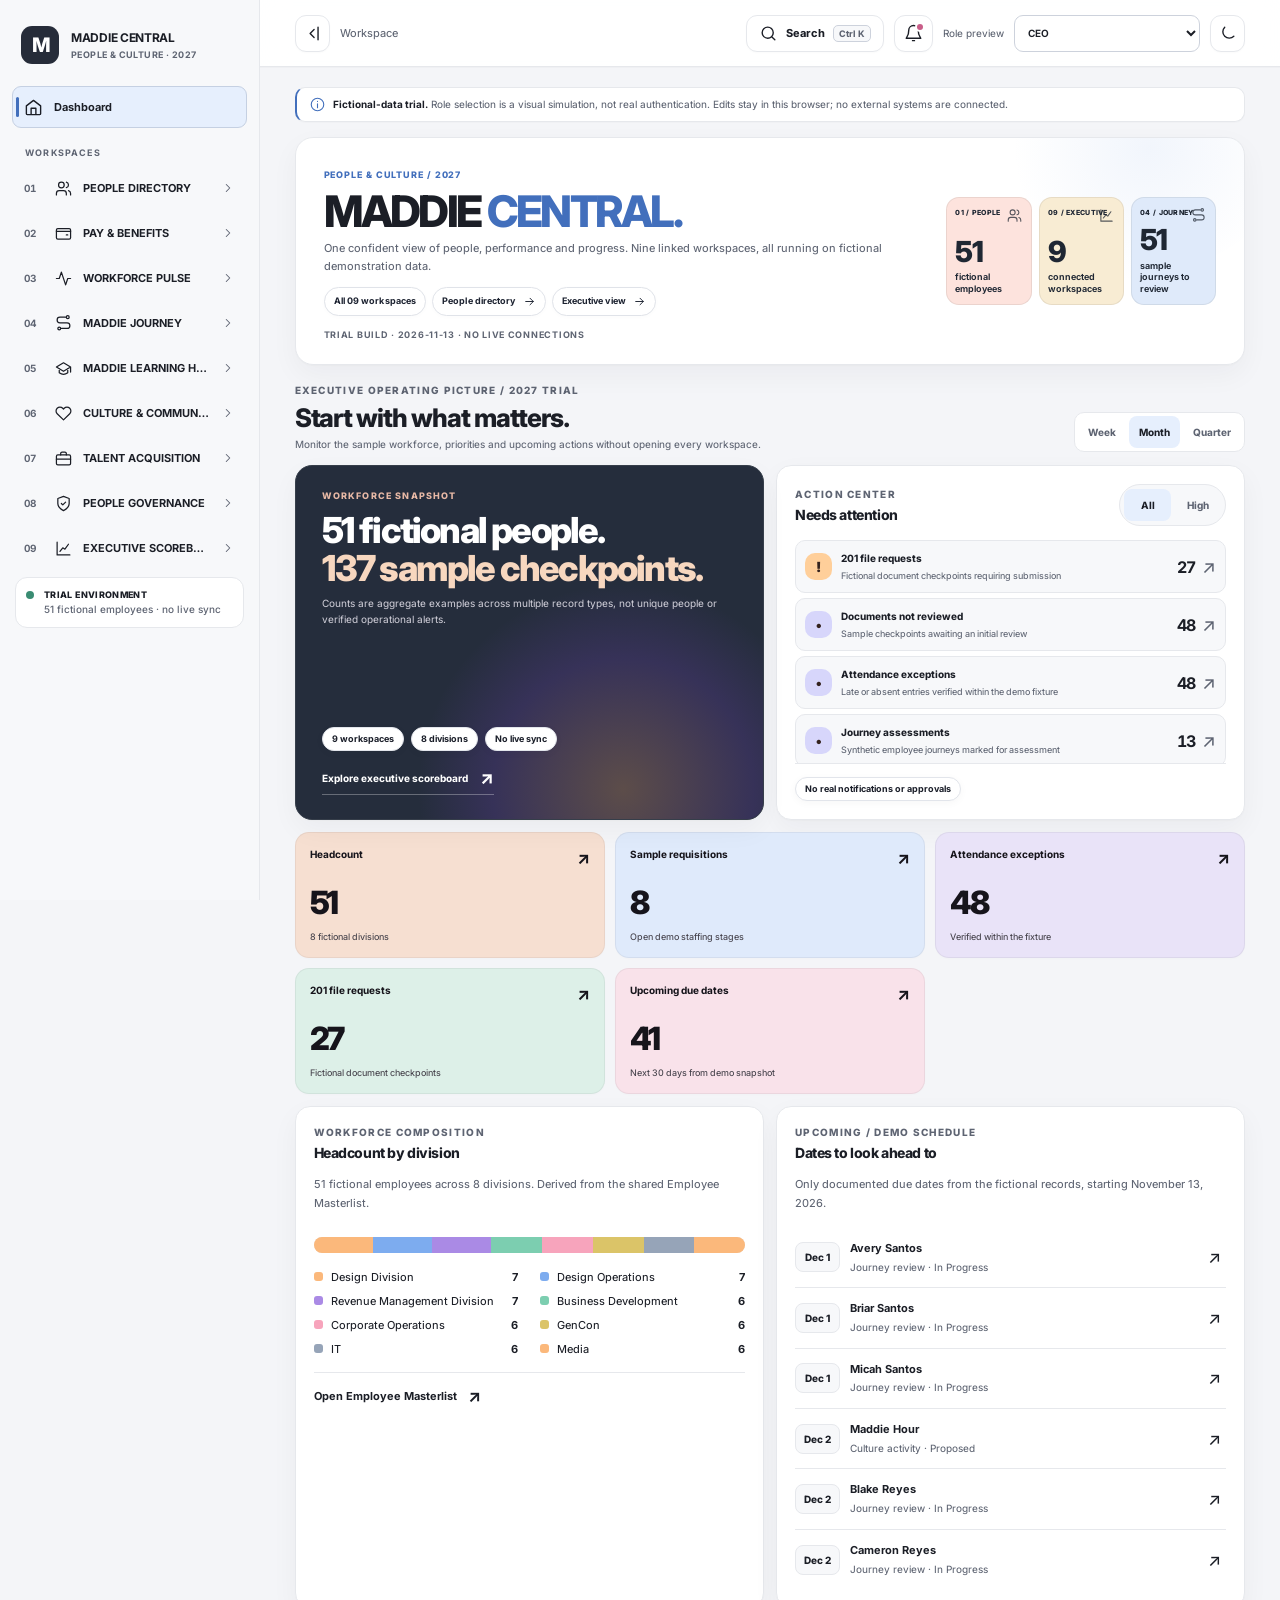
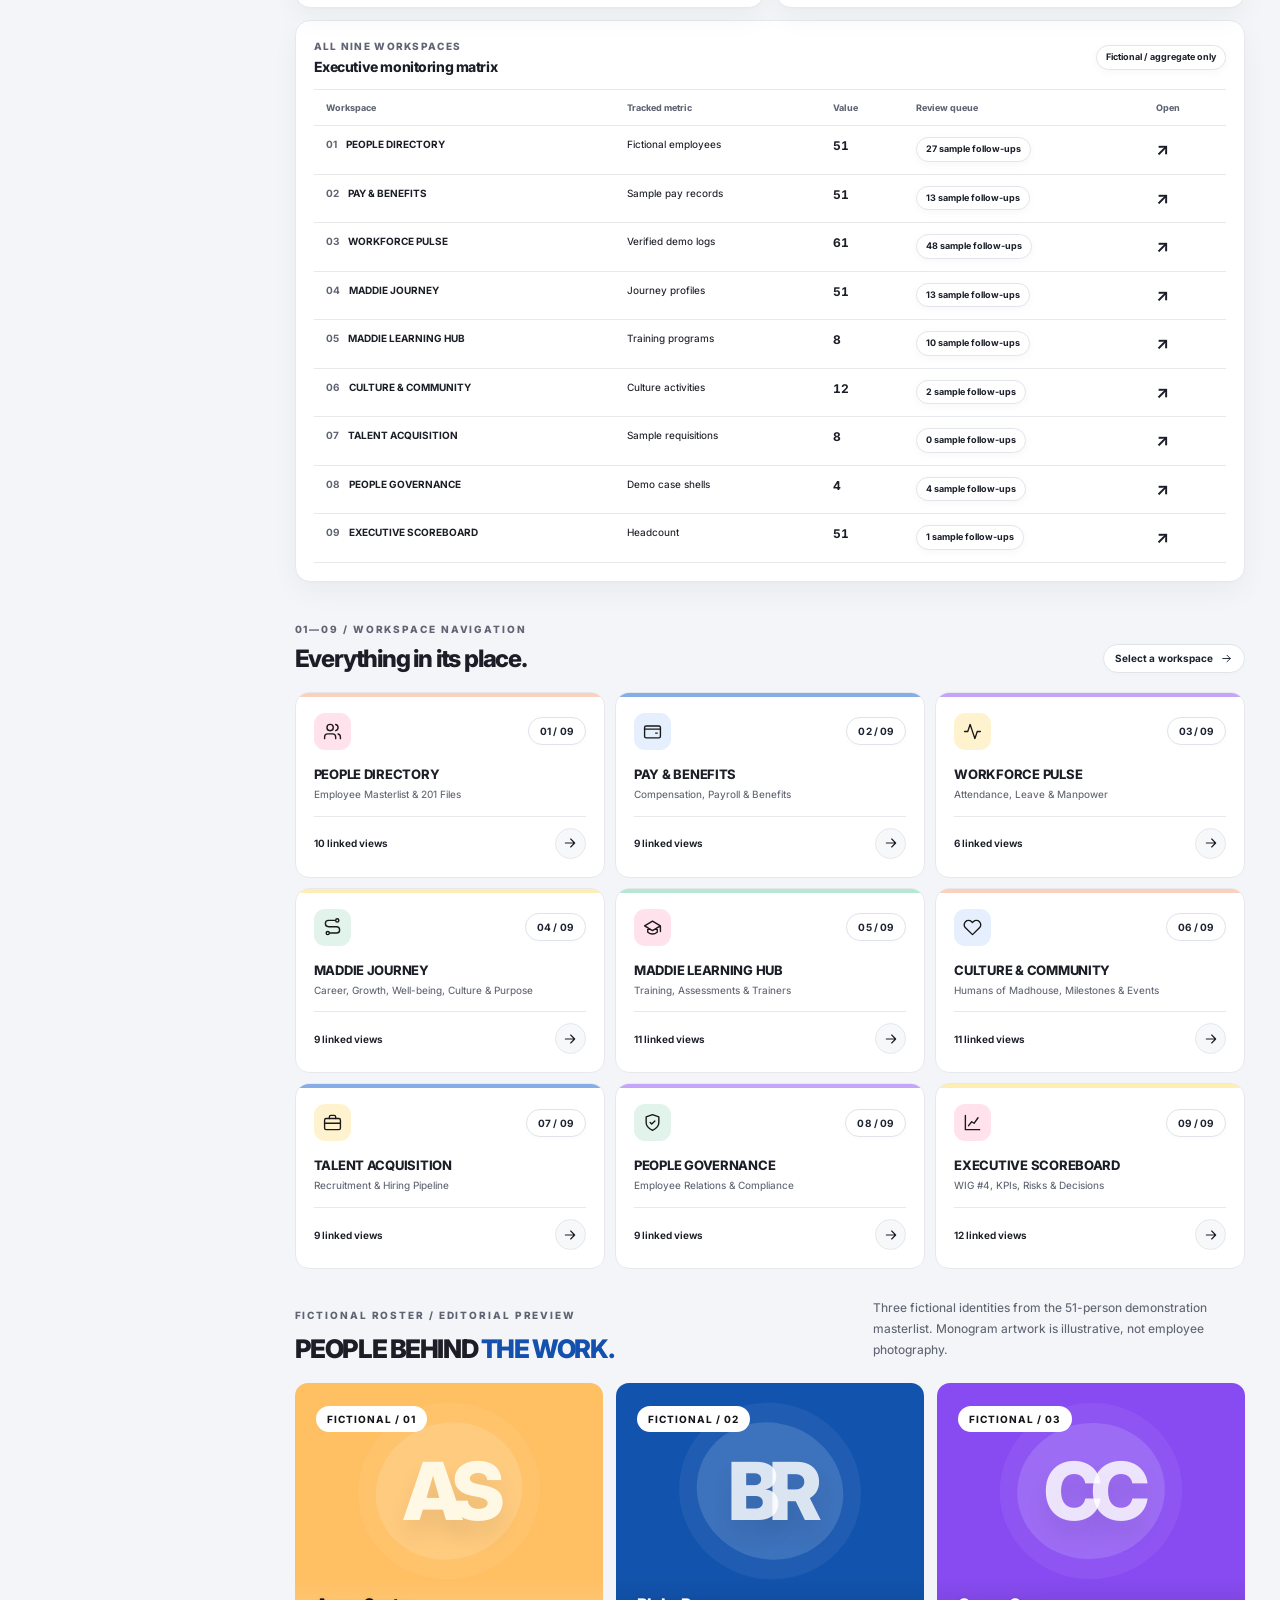
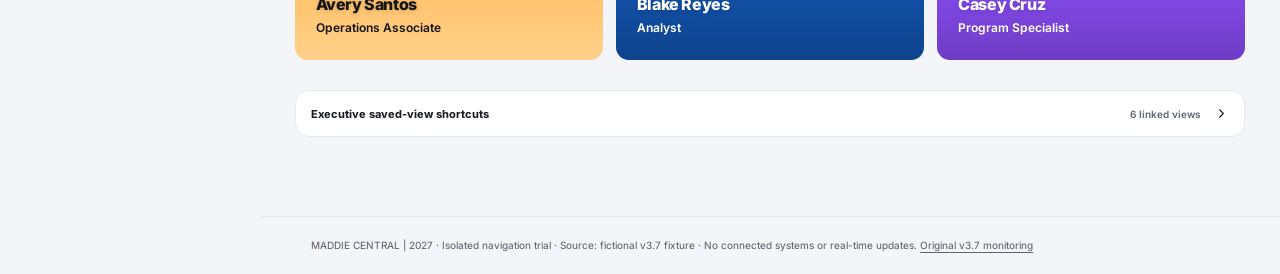
<file: index.html>
<!doctype html>
<html lang="en">
<head>
  <meta charset="UTF-8">
  <meta name="viewport" content="width=device-width, initial-scale=1, viewport-fit=cover">
  <meta name="theme-color" content="#ffffff">
  <meta name="description" content="MADDIE CENTRAL | 2027 — isolated fictional People & Culture trial workspace with nine linked categories.">
  <meta name="robots" content="noindex, nofollow">
  <title>MADDIE CENTRAL | 2027 — FICTIONAL TRIAL</title>
  <link rel="preconnect" href="https://fonts.googleapis.com">
  <link rel="preconnect" href="https://fonts.gstatic.com" crossorigin>
  <link href="https://fonts.googleapis.com/css2?family=Inter:wght@400;500;600;700;800&display=swap" rel="stylesheet">
  <link rel="stylesheet" href="./central/styles.css">
  <link rel="stylesheet" href="./central/summary.css">
  <link rel="stylesheet" href="./central/editorial.css">
  <link rel="stylesheet" href="./central/kinetic.css">
  <link rel="stylesheet" href="./central/wireframe.css">
  <link rel="stylesheet" href="./central/macos.css">
</head>
<body>
  <button class="skip-link" type="button" id="skip-content">Skip to main content</button>
  <div id="app"><div class="loading" role="status">Preparing the fictional Maddie Central workspace…</div></div>
  <noscript><p style="padding:24px">JavaScript must be enabled to explore this fictional navigation trial.</p></noscript>
  <!-- Intentional isolation: load only the public fictional fixture and local-only UI scripts. -->
  <script src="./data.js" defer></script>
  <script src="./central/config.js" defer></script>
  <script src="./central/model.js" defer></script>
  <script src="./central/summary.js" defer></script>
  <script src="./central/wireframe.js" defer></script>
  <script src="./central/macos.js" defer></script>
  <script src="./central/app.js" defer></script>
  <script src="./central/motion.js" defer></script>
</body>
</html>
</file>
<file: central/styles.css>
/* MADDIE CENTRAL | 2027 — single-font, responsive trial workspace. */
:root{color-scheme:light;font-family:Inter,system-ui,-apple-system,BlinkMacSystemFont,"Segoe UI",sans-serif;
  --bg:#fff;--surface:#fff;--surface-alt:#fafafa;--text:#181818;--muted:#696b72;
  --line:#e8e8ea;--line-strong:#d5d6da;--accent:#e9518d;--pink:#ffdeed;
  --yellow:#fff0bc;--blue:#dcecff;--mint:#daf3e8;--shadow:0 14px 40px rgba(15,16,21,.045)}
:root[data-theme="dark"]{color-scheme:dark;--bg:#101013;--surface:#151518;--surface-alt:#1b1b20;
  --text:#f6f6f8;--muted:#aaaab4;--line:#2f3036;--line-strong:#45464c;
  --accent:#ff80b1;--pink:#69344d;--yellow:#64572f;--blue:#303d5b;--mint:#2b5348;
  --shadow:0 14px 40px rgba(0,0,0,.15)}
*{box-sizing:border-box}html{scroll-behavior:smooth}body{margin:0;background:var(--bg);color:var(--text);min-width:320px}
button,input,select{font:inherit}button,a,summary,select{ -webkit-tap-highlight-color:transparent}button{cursor:pointer}
a{color:inherit;text-decoration:none}a:hover{color:var(--accent)}
:focus-visible{outline:3px solid var(--accent);outline-offset:3px;border-radius:4px}
.icon{width:19px;height:19px;flex:none;vertical-align:middle}
.sr-only{position:absolute!important;height:1px;width:1px;overflow:hidden;clip:rect(0,0,0,0);white-space:nowrap}
.skip-link{position:fixed;top:-72px;left:18px;padding:12px;background:var(--text);color:var(--bg);z-index:99;border:0;border-radius:8px}
.skip-link:focus{top:14px}
.shell{display:grid;grid-template-columns:270px minmax(0,1fr);min-height:100vh}
.sidebar{position:sticky;top:0;height:100vh;border-right:1px solid var(--line);display:flex;flex-direction:column;background:var(--surface);z-index:30;padding:26px 16px 18px;overflow-y:auto;scrollbar-width:thin}
.brand{display:flex;align-items:center;gap:12px;padding:6px 11px 30px}.brand-mark{width:40px;height:40px;border-radius:12px;background:var(--text);color:var(--bg);display:grid;place-items:center;font-size:22px;font-weight:800;letter-spacing:-2px}
.brand strong,.brand small{display:block;white-space:nowrap}.brand strong{font-size:14px;letter-spacing:-.03em}.brand small{font-size:9px;letter-spacing:.10em;color:var(--muted);margin-top:4px;font-weight:700}
.nav-label{font-size:10px;letter-spacing:.16em;font-weight:700;color:var(--muted);padding:26px 13px 10px}
.nav-home,.nav-link{display:flex;align-items:center;gap:11px;padding:12px 13px;border:1px solid transparent;border-radius:10px;font-size:12px;font-weight:680;min-height:47px;transition:background .16s ease,border .16s ease,color .16s ease}
.nav-home:hover,.nav-link:hover{background:var(--surface-alt);color:var(--text)}
.nav-home.selected,.nav-link.selected{background:var(--surface-alt);border-color:var(--line);color:var(--text)}
.nav-home.selected::before,.nav-link.selected::before{content:"";width:3px;background:var(--accent);height:18px;position:absolute;left:17px;border-radius:9px}
.nav-list{display:grid;gap:5px}.nav-num{font-size:10px;color:var(--muted);font-variant-numeric:tabular-nums;width:19px}
.nav-link>.icon:not(.nav-chevron){width:17px;height:17px}.nav-chevron{width:14px;height:14px;margin-left:auto;color:var(--muted)}
.side-bottom{border:1px solid var(--line);border-radius:12px;padding:12px;margin-top:auto;display:flex;gap:10px;font-size:10px;line-height:1.5;font-weight:800;letter-spacing:.04em}
.side-bottom small{font-weight:500;letter-spacing:0;color:var(--muted);font-size:10px}.trial-dot{flex:none;width:8px;height:8px;background:var(--accent);border-radius:50%;margin-top:3px}
.content-area{min-width:0;display:flex;flex-direction:column;min-height:100vh}
.topbar{min-height:73px;padding:14px clamp(18px,4vw,68px);display:flex;align-items:center;justify-content:space-between;border-bottom:1px solid var(--line);gap:16px;background:var(--surface)}
.breadcrumbs{display:flex;align-items:center;gap:9px;font-size:12px;white-space:nowrap;overflow:hidden;min-width:0;color:var(--muted)}
.breadcrumbs a,.breadcrumbs b{overflow:hidden;text-overflow:ellipsis}.breadcrumbs b{font-weight:650;color:var(--text)}.breadcrumbs span{color:var(--line-strong)}
.top-actions{display:flex;align-items:center;gap:10px}.role-label{font-size:11px;color:var(--muted);white-space:nowrap}.top-actions select{font-size:11px;font-weight:650;color:var(--text);background:var(--surface);border:1px solid var(--line-strong);border-radius:8px;padding:9px 26px 9px 9px;max-width:195px}
.icon-button,.mobile-menu{display:grid;place-items:center;border:1px solid var(--line);background:var(--surface);color:var(--text);width:35px;height:35px;border-radius:9px}.mobile-menu{display:none}
#main-content{width:100%;max-width:1700px;padding:36px clamp(18px,4vw,68px) 64px;margin:0 auto;flex:1;min-width:0}
.notice{display:flex;align-items:flex-start;gap:11px;border:1px solid var(--line);border-left:3px solid var(--accent);border-radius:9px;padding:12px 14px;margin-bottom:35px;color:var(--muted);background:var(--surface-alt);font-size:12px;line-height:1.6}
.notice strong{color:var(--text)}.notice svg{width:18px;height:18px;color:var(--accent)}
.hero{display:flex;gap:50px;align-items:flex-start;justify-content:space-between;padding:11px 0 36px;border-bottom:1px solid var(--line)}
.eyebrow{font-size:10px;letter-spacing:.19em;font-weight:800;color:var(--muted);text-transform:uppercase}
.hero h1{font-size:clamp(34px,4.8vw,62px);letter-spacing:-.064em;line-height:1.06;font-weight:750;max-width:730px;margin:15px 0 17px}
.hero h1 span{color:var(--accent);white-space:nowrap}.hero p{color:var(--muted);max-width:650px;font-size:14px;line-height:1.75;margin:0}
.hero .meta{display:flex;align-items:center;gap:8px;margin-top:27px;letter-spacing:.06em}.hero .meta svg{width:15px;height:15px}
.hero-side{display:flex;gap:12px;align-self:stretch;align-items:flex-end}.hero-metric{background:var(--surface-alt);border:1px solid var(--line);border-radius:14px;padding:20px 25px;font-size:36px;font-weight:760;min-width:150px;letter-spacing:-.05em;box-shadow:var(--shadow)}
.hero-metric small{display:block;font-size:11px;color:var(--muted);letter-spacing:0;font-weight:520;margin-top:4px}
.section-head{display:flex;justify-content:space-between;align-items:end;gap:18px;margin:35px 0 19px}.section-head.lower{margin-top:46px}.section-head h2{font-size:clamp(18px,2vw,24px);letter-spacing:-.035em;margin:7px 0 0;font-weight:730}
.section-head p,.muted{color:var(--muted);font-size:12px}.section-head p{line-height:1.5;margin:6px 0 0}
.category-grid{display:grid;grid-template-columns:repeat(3,minmax(0,1fr));gap:15px}
.category-card{display:flex;flex-direction:column;min-height:213px;border:1px solid var(--line);background:var(--surface);border-radius:15px;padding:22px;transition:transform .16s ease,box-shadow .16s ease,border-color .16s ease}
.category-card:hover{transform:translateY(-3px);border-color:var(--line-strong);box-shadow:var(--shadow);color:var(--text)}
.cat-top{display:flex;justify-content:space-between;align-items:center}.category-icon{width:40px;height:40px;display:grid;place-items:center;border-radius:12px;color:#19191a}
.tone-0{background:var(--pink)}.tone-1{background:var(--blue)}.tone-2{background:var(--yellow)}.tone-3{background:var(--mint)}
.cat-index{font-size:10px;font-weight:650;color:var(--muted);letter-spacing:.07em}
.category-card h3{font-size:15px;letter-spacing:-.02em;font-weight:760;margin:23px 0 7px}.category-card p{font-size:11px;color:var(--muted);line-height:1.55;margin:0;flex:1}.cat-foot{border-top:1px solid var(--line);display:flex;align-items:center;justify-content:space-between;font-size:11px;font-weight:650;padding-top:14px;margin-top:20px}.cat-foot svg{width:16px}
.metric-grid{display:grid;grid-template-columns:repeat(4,minmax(0,1fr));gap:14px}
.metric{padding:23px;border:1px solid var(--line);background:var(--surface-alt);border-radius:13px;min-height:135px}.metric-number{font-size:36px;font-weight:760;letter-spacing:-.06em;display:block;line-height:1}
.metric strong,.metric small{display:block}.metric strong{margin:12px 0 5px;font-size:12px}.metric small{color:var(--muted);font-size:10px;line-height:1.5}
.quick-grid{display:grid;grid-template-columns:repeat(3,minmax(0,1fr));gap:12px}
.quick-link{display:flex;align-items:center;gap:10px;padding:18px;border:1px solid var(--line);border-radius:11px;font-size:12px;font-weight:650;transition:background .16s ease}
.quick-link:hover{background:var(--surface-alt);color:var(--text)}.quick-link .icon:last-child{width:14px;margin-left:auto}
.back-link{display:inline-flex;align-items:center;gap:5px;color:var(--muted);font-size:12px;margin:2px 0 23px;font-weight:650}.back-icon{transform:rotate(180deg);width:15px;height:15px}
.page-heading{padding:2px 0 28px;border-bottom:1px solid var(--line)}.page-heading h1{font-size:clamp(31px,4vw,47px);line-height:1.1;letter-spacing:-.055em;margin:10px 0 8px}
.page-heading p{color:var(--muted);font-size:14px;margin:0;line-height:1.65}
.pill{border:1px solid var(--line-strong);border-radius:99px;padding:7px 12px;font-size:11px;color:var(--muted);font-weight:650;white-space:nowrap}
.accordion-grid{display:grid;grid-template-columns:repeat(2,minmax(0,1fr));gap:11px;align-items:start}
.accordion{border:1px solid var(--line);border-radius:12px;background:var(--surface);overflow:hidden}
.accordion[open]{border-color:var(--line-strong);box-shadow:var(--shadow)}
.accordion summary{display:flex;align-items:center;min-height:70px;gap:16px;padding:17px 21px;cursor:pointer;list-style:none;font-size:13px;font-weight:675}
.accordion summary::-webkit-details-marker{display:none}.accordion summary:hover{background:var(--surface-alt)}
.sub-num{font-size:11px;color:var(--muted);font-weight:600}.sub-label{flex:1}.accord-icon{width:15px;height:15px;transition:transform .16s ease}
.accordion[open] .accord-icon{transform:rotate(90deg)}
.accordion-body{padding:0 20px 19px 48px;border-top:1px solid var(--line)}
.accordion-body p{font-size:12px;line-height:1.7;color:var(--muted);margin:15px 0 9px}
.accord-meta{font-size:10px;color:var(--muted)}.open-view{display:inline-flex;align-items:center;gap:8px;background:var(--text);color:var(--bg);padding:10px 13px;border-radius:8px;font-size:11px;font-weight:700;margin-top:16px}
.open-view:hover{color:var(--bg);filter:brightness(.85)}.open-view svg{width:14px;height:14px}
.page-owner{font-size:11px;color:var(--muted);line-height:1.65;margin:26px 0;display:flex;gap:9px;align-items:flex-start}.page-owner svg{width:16px;height:16px}
.view-meta{display:flex;gap:15px;align-items:center;flex-wrap:wrap;color:var(--muted);font-size:11px;margin:20px 0 22px}
.workspace-panel{border:1px solid var(--line);border-radius:13px;overflow:hidden;background:var(--surface)}
.filterbar{padding:18px;display:flex;align-items:end;flex-wrap:wrap;gap:12px;border-bottom:1px solid var(--line)}
.filter-search{display:flex;align-items:center;gap:9px;border:1px solid var(--line-strong);border-radius:9px;min-width:210px;flex:1;padding:0 11px}
.filter-search svg{width:16px;height:16px;color:var(--muted)}.filter-search input{width:100%;border:0;background:transparent;color:var(--text);outline:none;min-width:0;height:40px;font-size:12px}
.filter-label{font-size:10px;color:var(--muted);font-weight:650;display:flex;flex-direction:column;gap:5px}
.filter-label select{border:1px solid var(--line-strong);border-radius:8px;background:var(--surface);color:var(--text);padding:10px;min-width:120px;max-width:200px;font-size:11px;height:40px}
.filter-actions{display:flex;gap:7px;flex-wrap:wrap}.small-btn{display:inline-flex;align-items:center;justify-content:center;gap:6px;border:1px solid var(--line-strong);background:var(--surface);color:var(--text);border-radius:8px;padding:9px 10px;font-size:11px;font-weight:650;min-height:39px}
.small-btn:hover{background:var(--surface-alt)}.small-btn:disabled{opacity:.4;cursor:not-allowed}.small-btn svg{width:15px;height:15px}
.records-head{display:flex;justify-content:space-between;align-items:center;gap:15px;padding:14px 18px;font-size:12px}.records-head strong{font-size:12px}
.table-scroll{overflow:auto;max-height:650px;scrollbar-width:thin;outline-offset:-3px}
table{width:100%;border-collapse:collapse;min-width:830px;text-align:left;font-size:11px}
thead{position:sticky;top:0;background:var(--surface-alt);z-index:1}
th{padding:13px 17px;border-block:1px solid var(--line);color:var(--muted);font-size:10px;white-space:nowrap;font-weight:700}
td{padding:14px 17px;border-bottom:1px solid var(--line);vertical-align:top;line-height:1.5}
tbody tr:hover{background:var(--surface-alt)}td strong,td small{display:block;max-width:300px}td strong{font-weight:675;font-size:11px}
td small{font-size:10px;color:var(--muted);margin-top:3px;overflow-wrap:anywhere}
td code{white-space:nowrap;font-size:10px;color:var(--muted)}.linked-name{font-weight:650;white-space:nowrap}
.status{display:inline-flex;border-radius:99px;background:var(--surface-alt);border:1px solid var(--line);padding:5px 9px;white-space:nowrap;font-size:10px;font-weight:650}
.status.good{background:var(--mint);color:#174438;border-color:transparent}.status.attention{background:var(--yellow);color:#5b4110;border-color:transparent}
:root[data-theme="dark"] .status.good{color:#e5fff3}:root[data-theme="dark"] .status.attention{color:#fff4ce}
.inline-status{max-width:190px;border:1px solid var(--line-strong);background:var(--surface);color:var(--text);border-radius:7px;padding:7px;font-size:10px;cursor:pointer}
.empty-state{text-align:center;padding:65px 24px;color:var(--muted)}.empty-state svg{display:block;margin:0 auto 13px;width:29px;height:29px}
.empty-state strong{color:var(--text);font-size:14px}.empty-state p{font-size:12px}
.locked{max-width:760px;border:1px solid var(--line);border-radius:14px;padding:50px;background:var(--surface-alt);margin:24px 0}
.locked>svg{width:30px;height:30px;color:var(--accent)}.locked h2{font-size:22px;letter-spacing:-.03em}.locked p{color:var(--muted);font-size:13px;line-height:1.8}
.footnote{padding:20px clamp(18px,4vw,68px);border-top:1px solid var(--line);font-size:10px;line-height:1.7;color:var(--muted)}.footnote a{text-decoration:underline;text-underline-offset:3px}
.mobile-scrim{display:none}
@media(max-width:1220px){.shell{grid-template-columns:236px minmax(0,1fr)}.sidebar{padding-inline:9px}.brand{padding-inline:11px}.nav-link{gap:7px;padding-inline:10px;font-size:11px}.category-grid{grid-template-columns:repeat(2,minmax(0,1fr))}.hero-side{flex-direction:column;align-items:stretch;justify-content:end}.hero-metric{font-size:26px;min-width:130px;padding:12px 18px}.quick-grid{grid-template-columns:repeat(2,minmax(0,1fr))}}
@media(max-width:900px){.shell{display:block}.sidebar{position:fixed;left:0;top:0;width:285px;height:100dvh;transform:translateX(-110%);transition:transform .18s ease;box-shadow:var(--shadow)}.navigation-open .sidebar{transform:translateX(0)}.mobile-menu{display:grid}.mobile-scrim{position:fixed;inset:0;background:rgba(0,0,0,.44);z-index:20}.navigation-open .mobile-scrim{display:block}.topbar{min-height:65px}.top-actions{margin-left:auto}.role-label{display:none}.metric-grid{grid-template-columns:repeat(2,minmax(0,1fr))}.filter-search{min-width:160px}}
@media(max-width:600px){#main-content{padding:20px 17px 45px}.topbar{padding:11px 16px;gap:9px}.breadcrumbs{max-width:47vw;font-size:11px}.top-actions select{max-width:135px;font-size:10px}.notice{font-size:11px;margin-bottom:22px}.hero{display:block;padding-top:3px}.hero h1{font-size:39px}.hero p{font-size:12px}.hero-side{display:grid;grid-template-columns:1fr 1fr;margin-top:28px}.hero-metric{min-width:0;font-size:28px}.category-grid{grid-template-columns:1fr;gap:10px}.category-card{min-height:163px;padding:18px}.category-card h3{margin-top:15px}.section-head{align-items:start;flex-direction:column;margin-top:25px}.section-head .muted{display:none}.accordion-grid,.quick-grid{grid-template-columns:1fr}.metric{padding:17px}.metric-number{font-size:30px}.page-heading h1{font-size:30px}.accordion summary{min-height:63px}.filterbar{padding:13px}.filter-search{flex-basis:100%}.filter-label{flex:1}.filter-label select{width:100%;min-width:0}.filter-actions{flex:1}.small-btn{flex:1}.footnote{padding-inline:17px}.locked{padding:28px 22px}}
@media(max-width:360px){.top-actions select{max-width:112px}.breadcrumbs{max-width:35vw}.hero h1{font-size:33px}.brand strong{font-size:13px}.cat-top .category-icon{width:35px;height:35px}}
@media(max-height:620px) and (min-width:901px){.sidebar{padding-top:14px}.brand{padding-bottom:8px}.nav-label{padding-top:12px}.nav-home,.nav-link{min-height:38px;padding-block:8px}}
@media(prefers-reduced-motion:reduce){html{scroll-behavior:auto}*,*::before,*::after{animation:none!important;transition:none!important;scroll-behavior:auto!important}}
@media(forced-colors:active){.selected{outline:2px solid Highlight}.status{border:1px solid CanvasText}.category-card,.accordion,.workspace-panel{border:1px solid CanvasText}}
</file>
<file: central/summary.css>
/* Nine executive summaries — white chips, calm pastel tiles, black/white structure.
   Loaded only by the fictional trial index; other branches and legacy are unchanged. */
:root {
  --mc-white:#fff;
  --mc-ink:#19191e;
  --mc-chip-border:#e2e3e6;
  --mc-chip-shadow:0 2px 7px rgba(13,15,22,.055);
  --mc-coral:#f9ab91;
  --mc-butter:#ffe795;
  --mc-lilac:#ddcefb;
  --mc-mint:#c7f0d9;
}
.mc-summary-hero{
  position:relative;overflow:hidden;background:#141416;color:#fff;border:1px solid #27272d;
  border-radius:21px;min-height:265px;padding:clamp(24px,3.5vw,48px);
  box-shadow:0 20px 55px rgba(13,13,18,.07)
}
.mc-hero-grid{display:grid;grid-template-columns:minmax(0,1fr) minmax(190px,32%);align-items:center;gap:25px}
.mc-hero-text{position:relative;z-index:2;min-width:0}
.mc-summary-label{display:flex;align-items:center;gap:13px;flex-wrap:wrap;font-size:10px;letter-spacing:.16em;font-weight:800;color:#a5a4ae}
.mc-summary-hero h1{font-size:clamp(32px,3.8vw,55px);line-height:1.07;letter-spacing:-.06em;font-weight:750;margin:23px 0 8px}
.mc-hero-subtitle{font-size:15px;color:#e6e5e9;font-weight:600;margin:0 0 11px;line-height:1.45}
.mc-hero-description{font-size:12px;color:#b5b5be;line-height:1.7;max-width:590px;margin:0 0 23px}
.mc-hero-chips{display:flex;gap:8px;flex-wrap:wrap}
.mc-white-chip{
  display:inline-flex;align-items:center;justify-content:center;gap:7px;max-width:100%;
  padding:7px 11px;border-radius:999px;border:1px solid var(--mc-chip-border);
  color:var(--mc-ink)!important;background:var(--mc-white)!important;
  font-size:10px;font-weight:700;line-height:1.2;letter-spacing:.01em;
  box-shadow:var(--mc-chip-shadow);white-space:nowrap;
}
.mc-white-chip svg{height:13px;width:13px;flex:none}
.mc-white-chip strong{font-size:11px;margin-left:4px;font-variant-numeric:tabular-nums}
.mc-hero-aside{position:relative;height:205px;display:flex;align-items:center;justify-content:center}
.mc-hero-orbit{
  position:absolute;inset:-85px -100px -80px -50px;
  background:radial-gradient(ellipse at 70% 45%,rgba(255,171,145,.17),transparent 62%);
  pointer-events:none
}
.mc-preview-tile{
  display:flex;flex-direction:column;position:absolute;width:152px;height:156px;border-radius:18px;padding:18px;
  box-shadow:0 22px 40px rgba(0,0,0,.27);
  transform:rotate(-7deg);background:var(--mc-coral);color:#171717;
}
.mc-preview-tile>span{font-size:9px;font-weight:800;letter-spacing:.10em}
.mc-preview-tile b{font-size:48px;font-weight:750;line-height:1;letter-spacing:-.07em;margin-top:auto}
.mc-preview-tile small{font-size:10px;font-weight:700;line-height:1.3;margin-top:7px}
.mc-preview-primary{left:6%;top:14px}
.mc-preview-secondary{left:39%;top:55px;transform:rotate(9deg);background:var(--mc-butter)}
.mc-quickrow{display:flex;gap:8px;flex-wrap:wrap;margin:20px 0 33px}
.mc-quick-chip{
  display:inline-flex;align-items:center;gap:8px;min-height:35px;padding:8px 13px;
  border:1px solid var(--mc-chip-border);border-radius:999px;
  color:var(--mc-ink);background:var(--mc-white);font-size:11px;font-weight:700;
  box-shadow:var(--mc-chip-shadow);
  transition:transform .16s ease,box-shadow .16s ease;
}
.mc-quick-chip svg{width:13px;height:13px}
.mc-quick-chip:hover{transform:translateY(-1px);box-shadow:0 7px 14px rgba(13,15,22,.10)}
.mc-dashboard-section{margin:35px 0 39px;scroll-margin-top:20px}
.mc-section-heading{display:flex;align-items:end;justify-content:space-between;gap:16px;margin:0 0 18px}
.mc-section-heading h2{font-size:clamp(20px,2vw,26px);font-weight:750;line-height:1.2;letter-spacing:-.035em;margin:7px 0 0}
.mc-section-heading>.mc-white-chip{flex:none}
.mc-section-heading .mc-muted{margin:7px 0 0}
.mc-metric-grid{display:grid;grid-template-columns:repeat(4,minmax(0,1fr));gap:13px}
.mc-metric-card{
  display:flex;flex-direction:column;min-width:0;min-height:177px;border-radius:15px;padding:20px;
  background:#f9eef3;color:#161619;border:1px solid rgba(0,0,0,.045);
  transition:transform .18s ease,box-shadow .18s ease
}
.mc-metric-card:hover{transform:translateY(-2px);box-shadow:0 11px 24px rgba(15,15,20,.065)}
.mc-tone-pink{background:#fce3ed}
.mc-tone-coral{background:#f9b095}
.mc-tone-butter{background:#ffebad}
.mc-tone-lilac{background:#e8ddfa}
.mc-tone-mint{background:#d3f3e2}
.mc-metric-top{display:flex;align-items:center;justify-content:space-between;gap:7px}
.mc-metric-top .mc-white-chip{font-size:9px;padding:6px 9px}
.mc-metric-icon{height:33px;width:33px;border-radius:10px;background:rgba(255,255,255,.63);display:grid;place-items:center}
.mc-metric-icon svg{width:17px;height:17px}
.mc-metric-count{font-size:clamp(27px,2.8vw,37px);font-weight:800;letter-spacing:-.065em;line-height:1.13;margin:20px 0 4px;overflow-wrap:anywhere}
.mc-metric-card h3{font-size:13px;font-weight:760;letter-spacing:-.016em;margin:0}
.mc-metric-card p{font-size:10px;color:#515057;line-height:1.5;margin:7px 0 0}
.mc-insight-grid{display:grid;grid-template-columns:minmax(0,.9fr) minmax(0,1.1fr);gap:13px}
.mc-panel{border:1px solid var(--line);background:var(--surface);border-radius:15px;padding:20px;min-width:0}
.mc-panel-head{display:flex;align-items:center;justify-content:space-between;gap:12px;margin-bottom:18px;min-height:35px}
.mc-panel-head h3{font-size:15px;font-weight:740;letter-spacing:-.02em;margin:5px 0 0;line-height:1.25}
.mc-status-chips{display:flex;flex-wrap:wrap;gap:7px;margin-bottom:21px}
.mc-white-chip-wide{font-size:10px;gap:7px;justify-content:space-between}
.mc-chip-dot,.mc-activity-marker{display:inline-block;height:8px;width:8px;border-radius:50%;background:var(--mc-coral)}
.mc-dot-1{background:#e4b943}.mc-dot-2{background:#9477d7}.mc-dot-3{background:#70b897}
.mc-progress-list{display:grid;gap:15px}
.mc-progress-line{display:flex;align-items:center;justify-content:space-between;gap:12px;font-size:11px;font-weight:660;color:var(--text);margin-bottom:8px}
.mc-progress-line strong{font-size:11px;font-weight:780}
.mc-progress-track{height:8px;border-radius:20px;background:var(--surface-alt);border:1px solid var(--line);overflow:hidden}
.mc-progress-bar{height:100%;display:block;border-radius:20px;background:#ef9a7e;min-width:2px}
.mc-bar-1{background:#e5c263}.mc-bar-2{background:#aa8dde}.mc-bar-3{background:#72c9a2}
.mc-focus-list{display:grid;gap:0}
.mc-focus-row{display:flex;gap:12px;align-items:center;border:1px solid var(--line);border-radius:12px;padding:14px 12px;margin-bottom:9px;color:var(--text);background:var(--surface-alt);min-width:0;transition:border-color .16s ease,transform .16s ease}
a.mc-focus-row:hover{color:var(--text);border-color:var(--line-strong);transform:translateX(2px)}
.mc-focus-index{font-size:12px;color:var(--muted);font-weight:700;flex:none}
.mc-focus-copy{display:flex;flex-direction:column;gap:4px;flex:1;min-width:0}
.mc-focus-copy strong{font-size:11px;font-weight:720;line-height:1.4}
.mc-focus-copy small{font-size:10px;color:var(--muted);line-height:1.5}
.mc-focus-row .mc-white-chip{flex:none}
.mc-focus-row>.icon{width:14px;height:14px;color:var(--muted)}
.mc-activity-grid{display:grid;grid-template-columns:repeat(2,minmax(0,1fr));gap:13px}
.mc-activity-row{display:flex;align-items:start;gap:12px;border-bottom:1px solid var(--line);padding:13px 0}
.mc-activity-row:last-child{border-bottom:0}
.mc-activity-marker{margin-top:5px;flex:none}
.mc-activity-row>div{flex:1;min-width:0}
.mc-activity-row strong,.mc-activity-row small{display:block}
.mc-activity-row strong{font-size:11px;line-height:1.5;font-weight:720}
.mc-activity-row small{font-size:10px;color:var(--muted);margin-top:4px;line-height:1.55}
.mc-activity-row .mc-white-chip{flex:none;max-width:130px;overflow:hidden;text-overflow:ellipsis}
.mc-note-row{display:flex;align-items:start;gap:12px;padding:10px 0}
.mc-note-symbol{display:grid;place-items:center;background:var(--surface-alt);border:1px solid var(--line);border-radius:10px;height:32px;width:32px;flex:none}
.mc-note-symbol svg{width:17px;height:17px}
.mc-note-row strong{font-size:11px;font-weight:740}
.mc-note-row p,.mc-panel-note{font-size:10px;color:var(--muted);line-height:1.65;margin:5px 0 0}
.mc-panel-note{border-top:1px solid var(--line);padding-top:10px;margin-top:12px}
.mc-link-grid{display:grid;grid-template-columns:repeat(3,minmax(0,1fr));gap:9px}
.mc-link-tile{display:flex;align-items:center;gap:10px;min-height:61px;padding:13px 15px;background:var(--surface);border:1px solid var(--line);border-radius:10px;font-size:11px;font-weight:675;line-height:1.4;color:var(--text);transition:background .16s ease,border-color .16s ease}
.mc-link-tile:hover{color:var(--text);background:var(--surface-alt);border-color:var(--line-strong)}
.mc-link-tile>span:nth-child(2){flex:1;min-width:0}
.mc-link-number{color:var(--muted);font-size:10px;font-weight:700}
.mc-link-tile>.icon{width:15px;height:15px;color:var(--muted)}
.mc-directory{padding-top:4px}
.mc-muted{color:var(--muted);font-size:11px;line-height:1.6}
.mc-directory .accordion{background:var(--surface)}
.mc-directory .accordion-body .open-view{font-size:11px}
@media (max-width:1350px){.mc-metric-grid{grid-template-columns:repeat(3,minmax(0,1fr))}.mc-link-grid{grid-template-columns:repeat(2,minmax(0,1fr))}}
@media (max-width:1040px){.mc-hero-grid{grid-template-columns:minmax(0,1fr) 165px}.mc-preview-tile{width:120px;height:135px}.mc-preview-tile b{font-size:37px}.mc-preview-secondary{left:30%}.mc-metric-grid{grid-template-columns:repeat(2,minmax(0,1fr))}.mc-insight-grid{grid-template-columns:1fr}}
@media (max-width:700px){.mc-summary-hero{padding:25px 22px;min-height:0}.mc-hero-grid{display:block}.mc-summary-hero h1{font-size:34px;margin:19px 0 9px}.mc-hero-aside{display:none}.mc-hero-chips{gap:7px}.mc-quickrow{flex-wrap:nowrap;overflow:auto;padding:1px 2px 7px;scrollbar-width:thin}.mc-quick-chip{flex:none}.mc-activity-grid{grid-template-columns:1fr}.mc-section-heading{align-items:flex-start;flex-direction:column}.mc-dashboard-section{margin:27px 0}.mc-metric-card{min-height:166px;padding:16px}.mc-metric-count{font-size:30px}.mc-link-grid{grid-template-columns:1fr}.mc-activity-row .mc-white-chip{max-width:95px}}
@media (max-width:380px){.mc-metric-grid{grid-template-columns:1fr 1fr;gap:9px}.mc-metric-card{min-height:160px;padding:13px}.mc-metric-count{font-size:24px}.mc-metric-card h3{font-size:11px}.mc-metric-card p{font-size:9px}.mc-metric-top .mc-white-chip{font-size:8px}.mc-metric-icon{width:29px;height:29px}.mc-white-chip{font-size:9px}.mc-focus-row{gap:9px}.mc-focus-row .mc-white-chip{display:none}.mc-summary-hero h1{font-size:30px}}
@media(prefers-reduced-motion:reduce){.mc-metric-card,.mc-quick-chip,.mc-focus-row,.mc-link-tile{transition:none!important;transform:none!important}}
@media(forced-colors:active){.mc-summary-hero,.mc-metric-card,.mc-panel,.mc-link-tile,.mc-white-chip{forced-color-adjust:auto;border:1px solid CanvasText}.mc-progress-bar{background:Highlight}.mc-summary-hero{background:Canvas;color:CanvasText}}
</file>
<file: central/editorial.css>
/* MADDIE CENTRAL | 2027 / TRIAL EDITORIAL SYSTEM
   Adapted from supplied moodboard: black notes canvas, white outlined pills,
   bold typographic sections, playful cobalt/apricot/violet artwork.
   All visuals are CSS-based; no real employee photography is included.
   Only the fictional trial index loads this stylesheet. */
:root{
  --mc-electric-blue:#1450ad;--mc-electric-purple:#8d53f5;--mc-orange:#ffbe62;
  --mc-ink-black:#101014;--mc-vanilla:#fff8e9;
}
/* Global navigation: full sidebar -> compact rail -> off-canvas mobile panel. */
.desktop-collapse{
  display:grid;place-items:center;flex:none;width:35px;height:35px;border:1px solid var(--line);
  border-radius:9px;color:var(--text);background:var(--surface);
  transition:background .16s ease,transform .16s ease;
}
.desktop-collapse:hover{background:var(--surface-alt)}
.desktop-collapse>.icon{height:19px;width:19px}
.brand-copy{min-width:0}
.nav-text{flex:1;min-width:0;overflow:hidden;text-overflow:ellipsis;white-space:nowrap}
.mobile-close-nav{display:none}
.sidebar-collapsed .shell{grid-template-columns:78px minmax(0,1fr)}
.sidebar-collapsed .sidebar{padding-inline:9px}
.sidebar-collapsed .brand{justify-content:center;padding:6px 0 28px}
.sidebar-collapsed .brand-mark{height:41px;width:41px}
.sidebar-collapsed .brand-copy,
.sidebar-collapsed .sidebar .nav-label,
.sidebar-collapsed .sidebar .nav-text,
.sidebar-collapsed .sidebar .nav-num,
.sidebar-collapsed .sidebar .nav-chevron,
.sidebar-collapsed .sidebar .side-status-copy{display:none}
.sidebar-collapsed .sidebar .nav-home,
.sidebar-collapsed .sidebar .nav-link{
  justify-content:center;gap:0;padding-inline:8px;margin-inline:1px;
  min-width:0;min-height:48px;
}
.sidebar-collapsed .sidebar .nav-home>.icon,
.sidebar-collapsed .sidebar .nav-link>.icon:not(.nav-chevron){height:20px;width:20px}
.sidebar-collapsed .sidebar .side-bottom{justify-content:center;padding:12px 0;min-height:38px}
.sidebar-collapsed .sidebar .trial-dot{margin:0}
.sidebar-collapsed .sidebar .nav-home.selected::before,
.sidebar-collapsed .sidebar .nav-link.selected::before{left:3px}
.sidebar-collapsed .content-area{min-width:0}
/* Editorial home headline and little colored "notes" become functional category links. */
.mc-editorial-hero{
  position:relative;isolation:isolate;overflow:hidden;border-radius:22px;
  padding:clamp(24px,3.8vw,52px);min-height:348px;color:#fff;background:#111115;
  border:1px solid #29282e;
}
.mc-editorial-hero:before{
  content:"";position:absolute;right:-55px;top:-180px;width:440px;height:440px;border-radius:48%;
  background:radial-gradient(circle at 46% 35%,rgba(132,75,255,.28),rgba(23,76,170,.17) 42%,transparent 72%);
  transform:rotate(-20deg);pointer-events:none;z-index:-1;
}
.mc-editorial-hero:after{
  content:"";position:absolute;right:-60px;bottom:-160px;width:470px;height:330px;
  background:radial-gradient(ellipse at center,rgba(239,126,96,.15),transparent 70%);
  pointer-events:none;z-index:-1;
}
.mc-home-stage{display:grid;grid-template-columns:minmax(0,1fr) minmax(260px,43%);align-items:center;gap:24px;position:relative;z-index:1}
.mc-home-copy{min-width:0}
.mc-home-eyebrow{display:inline-block;color:#bcb7c3;font-size:10px;font-weight:800;letter-spacing:.2em}
.mc-editorial-hero h1{
  font-size:clamp(39px,5.2vw,84px);letter-spacing:-.072em;line-height:.97;max-width:720px;
  margin:19px 0 21px;font-weight:800;text-wrap:balance;
}
.mc-editorial-hero h1 em{font-style:normal;color:#ffcd7c}
.mc-home-copy>p{font-size:13px;line-height:1.8;max-width:525px;color:#d3d1d7;margin:0}
.mc-hero-filter-chips{display:flex;flex-wrap:wrap;gap:9px;margin:26px 0 0}
.mc-hero-filter-chips .mc-white-chip{font-size:11px;min-height:35px;padding-inline:14px;transition:transform .16s ease}
.mc-hero-filter-chips a:hover{transform:translateY(-2px)}
.mc-hero-context{font-size:10px;font-weight:700;letter-spacing:.14em;margin-top:31px;color:#a8a4af}
.mc-home-card-stack{
  position:relative;display:grid;grid-template-columns:1fr 1fr;gap:12px;
  padding:26px 0 7px;align-self:stretch;max-width:465px;justify-self:end;width:100%;
}
.mc-stack-card{
  position:relative;overflow:hidden;min-height:142px;display:flex;flex-direction:column;
  padding:16px 18px;border-radius:22px;color:#16151a;border:1px solid rgba(0,0,0,.07);
  transition:transform .18s ease,filter .18s ease;
}
.mc-stack-card:hover{transform:translateY(-3px);filter:brightness(1.02);color:#16151a}
.mc-stack-card .icon{position:absolute;top:15px;right:16px;width:22px;height:22px;opacity:.75}
.mc-stack-label{font-size:10px;font-weight:800;letter-spacing:.12em}
.mc-stack-card strong{font-size:clamp(32px,4vw,53px);line-height:1;letter-spacing:-.065em;margin:auto 0 6px;font-weight:830}
.mc-stack-card small{font-size:11px;line-height:1.3;font-weight:650}
.mc-stack-coral{background:#fba285;transform:rotate(-3deg)}
.mc-stack-yellow{background:#ffe36d;transform:rotate(3deg) translateY(13px)}
.mc-stack-blue{grid-column:1/-1;background:#cbeaf6;min-height:105px;max-width:80%;transform:rotate(-1deg);margin-left:10%}
.mc-stack-blue strong{font-size:34px;margin-top:8px}
.mc-stack-card.mc-stack-coral:hover{transform:rotate(-3deg) translateY(-3px)}
.mc-stack-card.mc-stack-yellow:hover{transform:rotate(3deg) translateY(10px)}
.mc-stack-card.mc-stack-blue:hover{transform:rotate(-1deg) translateY(-3px)}
.mc-section-editorial h2{font-size:clamp(25px,3vw,37px);font-weight:790;letter-spacing:-.05em}
.mc-editorial-categories .category-card{
  border-radius:17px;overflow:hidden;position:relative;min-height:206px;
  border:1px solid var(--line);background:var(--surface);
}
.mc-editorial-categories .category-card:before{
  content:"";height:8px;position:absolute;inset:0 0 auto;background:#f7ad8e;
}
.mc-editorial-categories .mc-editorial-tone-1:before{background:#2b6fd3}
.mc-editorial-categories .mc-editorial-tone-2:before{background:#9a62f5}
.mc-editorial-categories .mc-editorial-tone-3:before{background:#ffe17c}
.mc-editorial-categories .mc-editorial-tone-4:before{background:#7bd7af}
.mc-editorial-category .cat-top{margin-top:2px}
.mc-editorial-category .category-icon{width:43px;height:43px;border-radius:13px}
.mc-editorial-category .category-card:hover,.mc-editorial-category:hover{box-shadow:0 14px 32px rgba(15,15,20,.065)}
.mc-arrow-spot{width:31px;height:31px;border-radius:50%;display:grid;place-items:center;background:var(--surface-alt);border:1px solid var(--line)}
.mc-arrow-spot .icon{width:16px;height:16px}
.mc-people-editorial{margin:54px 0 30px}
.mc-people-titlebar{
  display:grid;grid-template-columns:minmax(0,1.2fr) minmax(180px,.8fr);
  gap:20px;align-items:end;margin-bottom:20px;
}
.mc-people-titlebar h2{
  font-size:clamp(25px,3.25vw,43px);letter-spacing:-.055em;line-height:1.12;font-weight:830;
  margin:12px 0 0;max-width:650px;
}
.mc-people-titlebar h2 span{color:#1450ad}
:root[data-theme="dark"] .mc-people-titlebar h2 span{color:#90c1ff}
.mc-people-titlebar p{font-size:12px;line-height:1.75;color:var(--muted);margin:0 0 3px}
.mc-profile-grid{display:grid;grid-template-columns:repeat(3,minmax(0,1fr));gap:13px}
.mc-profile-card{
  color:#fff;overflow:hidden;position:relative;display:flex;flex-direction:column;
  min-height:300px;border-radius:17px;padding:23px 21px 20px;
  isolation:isolate;transition:transform .18s ease,filter .18s ease;
}
.mc-profile-card:hover{color:#fff;transform:translateY(-3px);filter:saturate(1.06)}
.mc-profile-0{background:#ffbf63}.mc-profile-1{background:#1253ad}.mc-profile-2{background:#874bf1}
.mc-profile-art{flex:1;position:relative;display:grid;place-items:center;min-height:190px}
.mc-profile-orbit{width:170px;height:170px;max-width:80%;max-height:80%;border-radius:50%;
  background:rgba(255,255,255,.18);transform:rotate(-20deg) scaleX(.87);
  box-shadow:0 0 0 20px rgba(255,255,255,.055)}
.mc-profile-card:nth-child(2) .mc-profile-orbit{transform:rotate(20deg) scaleX(.87)}
.mc-profile-card:nth-child(3) .mc-profile-orbit{transform:rotate(-8deg) scaleX(.87)}
.mc-profile-monogram{
  position:absolute;font-size:clamp(74px,11vw,160px);font-weight:850;letter-spacing:-.13em;
  color:rgba(255,255,255,.82);line-height:1;text-shadow:0 15px 22px rgba(0,0,0,.08)
}
.mc-profile-ribbon{position:absolute;left:0;top:0;font-size:10px;letter-spacing:.1em;font-weight:750;color:#16151a;background:#fff;padding:7px 11px;border-radius:100px}
.mc-profile-caption{background:linear-gradient(180deg,transparent,rgba(0,0,0,.19));margin:0 -21px -20px;padding:18px 21px 23px;display:flex;flex-direction:column;gap:5px}
.mc-profile-caption strong{font-size:clamp(17px,1.8vw,23px);font-weight:810;letter-spacing:-.025em;text-shadow:0 1px 5px rgba(0,0,0,.15)}
.mc-profile-caption span{font-size:12px;font-weight:620;line-height:1.5}
.mc-profile-0 .mc-profile-caption{color:#181516;background:linear-gradient(180deg,transparent,rgba(255,246,225,.32))}
.mc-profile-0 .mc-profile-monogram{color:#fff8e4}
/* Make every summary feel like the same typographic editorial family. */
.mc-editorial-summary{border-radius:20px;isolation:isolate}
.mc-editorial-summary:before{
  content:"";position:absolute;inset:-140px -150px auto auto;width:430px;height:440px;
  background:radial-gradient(circle,rgba(26,92,202,.25),rgba(142,83,245,.15) 42%,transparent 68%);
  transform:rotate(30deg);z-index:-1;pointer-events:none;
}
.mc-editorial-summary .mc-summary-hero h1,
.mc-editorial-summary h1{font-weight:820;letter-spacing:-.06em}
.mc-editorial-summary .mc-white-chip{border-color:#ececec}
.mc-editorial-summary .mc-preview-primary{background:#fba285}
.mc-editorial-summary .mc-preview-secondary{background:#ffe36d}
.mc-workspace-people-directory .mc-preview-secondary{background:#b1d8f9}
.mc-workspace-culture-community .mc-preview-primary{background:#e6b7ff}
.mc-workspace-talent-acquisition .mc-preview-primary{background:#b4dce6}
.mc-workspace-people-governance .mc-preview-primary{background:#ffcd92}
.mc-editorial-summary .mc-preview-tile{color:#131318}
.mc-editorial-summary .mc-preview-tile span,.mc-editorial-summary .mc-preview-tile small{color:#151518}
/* Readable white chips in both appearances. */
.mc-white-chip,.mc-quick-chip{background:#fff!important;color:#15151b!important;border-color:#e1e2e7!important}
.mc-white-chip:hover{color:#15151b!important}
/* Desktop sidebar rail has enough area for keyboard and tooltip-based discovery. */
@media(min-width:901px){
  .sidebar-collapsed .shell{grid-template-columns:78px minmax(0,1fr)}
  .sidebar-collapsed .sidebar .nav-home:hover,
  .sidebar-collapsed .sidebar .nav-link:hover{background:var(--surface-alt)}
}
/* A mobile viewport is always expanded when the drawer opens, regardless of desktop rail preference. */
@media(max-width:900px){
  .desktop-collapse{display:none}
  .sidebar-collapsed .shell{display:block}
  .sidebar-collapsed .sidebar{padding:26px 16px 18px}
  .sidebar-collapsed .sidebar .brand-copy,
  .sidebar-collapsed .sidebar .nav-label,
  .sidebar-collapsed .sidebar .nav-text,
  .sidebar-collapsed .sidebar .nav-num,
  .sidebar-collapsed .sidebar .nav-chevron,
  .sidebar-collapsed .sidebar .side-status-copy{display:initial}
  .sidebar-collapsed .sidebar .nav-label{display:block}
  .sidebar-collapsed .sidebar .brand{justify-content:flex-start;padding:6px 11px 30px}
  .sidebar-collapsed .sidebar .nav-home,.sidebar-collapsed .sidebar .nav-link{
    justify-content:flex-start;gap:11px;padding:12px 13px;margin-inline:0;min-height:47px
  }
  .sidebar-collapsed .sidebar .side-bottom{justify-content:flex-start;padding:12px;min-height:0}
  .sidebar-collapsed .sidebar .nav-home.selected::before,
  .sidebar-collapsed .sidebar .nav-link.selected::before{left:17px}
  .sidebar-collapsed .sidebar .nav-num{width:19px}
  .mobile-close-nav{
    display:flex;align-items:center;justify-content:center;gap:8px;
    border:1px solid var(--line);border-radius:10px;background:var(--surface-alt);
    color:var(--text);min-height:43px;margin-top:12px;font-size:12px;font-weight:700
  }
  .mobile-close-nav .icon{width:17px;height:17px}
  .mc-home-stage{grid-template-columns:minmax(0,1fr) 245px}
  .mc-editorial-hero h1{font-size:clamp(38px,6vw,66px)}
}
@media(max-width:700px){
  .mc-editorial-hero{padding:24px 20px 28px;min-height:0}
  .mc-home-stage{grid-template-columns:1fr}
  .mc-editorial-hero h1{font-size:clamp(39px,8vw,60px);max-width:540px}
  .mc-home-card-stack{justify-self:stretch;max-width:none;grid-template-columns:repeat(3,minmax(0,1fr));align-items:stretch;padding-top:17px;gap:8px}
  .mc-stack-card{min-height:120px;border-radius:14px;padding:13px;transform:none}
  .mc-stack-card:hover,.mc-stack-card.mc-stack-coral:hover,
  .mc-stack-card.mc-stack-yellow:hover,.mc-stack-card.mc-stack-blue:hover{transform:translateY(-2px)}
  .mc-stack-card strong{font-size:31px}
  .mc-stack-card .icon{width:16px;height:16px;right:10px;top:12px}
  .mc-stack-card .mc-stack-label{font-size:8px;max-width:82%;letter-spacing:.05em}
  .mc-stack-card small{font-size:9px;line-height:1.35}
  .mc-stack-blue{grid-column:auto;min-height:120px;max-width:none;margin-left:0}
  .mc-stack-blue strong{font-size:31px;margin:auto 0 5px}
  .mc-people-titlebar{grid-template-columns:1fr}
  .mc-profile-grid{grid-template-columns:repeat(3,minmax(0,1fr));gap:8px}
  .mc-profile-card{min-height:225px;border-radius:11px;padding:13px 10px 12px}
  .mc-profile-art{min-height:125px}
  .mc-profile-orbit{height:88px;width:88px}
  .mc-profile-monogram{font-size:clamp(45px,10vw,76px)}
  .mc-profile-ribbon{font-size:7px;padding:6px}
  .mc-profile-caption{margin:0 -10px -12px;padding:13px 10px 16px}
  .mc-profile-caption strong{font-size:12px}
  .mc-profile-caption span{font-size:9px}
  .mc-section-editorial{align-items:start}
}
@media(max-width:440px){
  .mc-home-card-stack{grid-template-columns:repeat(2,minmax(0,1fr))}
  .mc-stack-blue{grid-column:1/-1;min-height:85px}
  .mc-home-copy>p{font-size:12px}
  .mc-profile-grid{grid-template-columns:1fr;gap:10px}
  .mc-profile-card{min-height:210px}
  .mc-profile-art{min-height:125px}
  .mc-profile-orbit{height:120px;width:120px}
  .mc-profile-monogram{font-size:93px}
  .mc-profile-caption strong{font-size:18px}
  .mc-profile-caption span{font-size:11px}
  .mc-editorial-hero h1{font-size:39px}
}
@media(prefers-reduced-motion:reduce){
  .desktop-collapse,.mc-stack-card,.mc-profile-card,.mc-hero-filter-chips .mc-white-chip{animation:none!important;transform:none!important;transition:none!important}
}
@media(forced-colors:active){
  .mc-editorial-hero,.mc-stack-card,.mc-profile-card,.mc-white-chip{border:1px solid CanvasText}
  .mc-editorial-hero,.mc-profile-card{background:Canvas;color:CanvasText}
  .mc-home-copy>p,.mc-home-eyebrow,.mc-home-context,.mc-profile-caption{color:CanvasText}
}
</file>
<file: central/kinetic.css>
/* MADDIE CENTRAL 2027 — executive interaction layer
   Trial only. Motion is progressive enhancement: all content works without JS/animation. */
:root {
  --mc-motion-fast: 170ms;
  --mc-motion-medium: 360ms;
  --mc-motion-slow: 520ms;
  --mc-motion-ease: cubic-bezier(.22, 1, .36, 1);
  --mc-motion-smooth: cubic-bezier(.2,.75,.15,1);
  --mc-nav-outline: rgba(255,255,255,.16);
}
html, body { min-width:0!important; max-width:100%; overflow-x:clip; }
/* Override the original 320px minimum: the supplied narrow screenshot is below it. */
#app { max-width:100%; min-width:0; overflow-x:clip; }
.shell {
  max-width:100%; min-width:0;
  transition:grid-template-columns var(--mc-motion-medium) var(--mc-motion-ease);
}
.sidebar {
  box-sizing:border-box;
  min-width:0; max-width:100%; overflow-x:hidden; overflow-y:auto;
  overscroll-behavior:contain;
  scrollbar-color:var(--line-strong) transparent; scrollbar-width:thin;
  transition:transform var(--mc-motion-medium) var(--mc-motion-ease),
    box-shadow var(--mc-motion-medium) var(--mc-motion-ease);
}
.sidebar .brand,.sidebar .nav-list,.sidebar .nav-home,.sidebar .nav-link,.sidebar .side-bottom,
.sidebar .nav-context{min-width:0;max-width:100%;box-sizing:border-box;}
.sidebar .brand-copy {min-width:0;flex:1;overflow:hidden;}
.sidebar .brand-copy strong,.sidebar .brand-copy small{
  overflow:hidden;max-width:100%;text-overflow:ellipsis;white-space:nowrap;
}
.nav-list{width:100%;overflow-x:hidden;gap:4px}
.nav-link,.nav-home{position:relative;min-width:0;max-width:100%;overflow:hidden;isolation:isolate}
.nav-link .nav-num{flex:none;width:20px}
.nav-link .nav-text{min-width:0;overflow:hidden;text-overflow:ellipsis;white-space:nowrap}
.nav-link .nav-chevron{flex:none;margin-left:auto}
.nav-link::after,.nav-home::after{
  content:"";position:absolute;inset:4px;border-radius:8px;pointer-events:none;
  background:linear-gradient(110deg,transparent,rgba(221,170,255,.09),transparent);
  opacity:0;transform:translateX(-60%);transition:opacity var(--mc-motion-fast) ease,transform var(--mc-motion-medium) var(--mc-motion-ease);
}
.nav-link:hover::after,.nav-home:hover::after{opacity:1;transform:translateX(0)}
.nav-link.selected,.nav-home.selected{box-shadow:inset 0 0 0 1px var(--line);}
.nav-link.selected::before,.nav-home.selected::before{
  left:0;top:calc(50% - 12px);height:24px;width:3px;
  box-shadow:0 0 12px rgba(233,81,141,.22);
  transition:transform var(--mc-motion-fast) ease;
}
.nav-link:hover .nav-chevron{transform:translateX(3px)}
.nav-link .nav-chevron{transition:transform var(--mc-motion-fast) var(--mc-motion-ease)}
.sidebar-collapsed .sidebar .nav-link.selected::before,
.sidebar-collapsed .sidebar .nav-home.selected::before{left:1px}
/* Selected workspace only: optional disclosure of its most useful subsections. */
.nav-context {
  margin:15px 4px 8px;
  border:1px solid var(--line);border-radius:13px;background:var(--surface-alt);
  overflow:hidden;
}
.nav-context>summary{
  min-height:43px;cursor:pointer;display:flex;align-items:center;gap:9px;
  list-style:none;padding:11px 12px;font-size:10px;letter-spacing:.065em;
  color:var(--text);font-weight:750;user-select:none;
}
.nav-context>summary::-webkit-details-marker{display:none}
.nav-context>summary .icon{width:15px;height:15px;margin-left:auto;transition:transform var(--mc-motion-fast) ease}
.nav-context[open]>summary .icon{transform:rotate(90deg)}
.nav-context-body{display:grid;gap:4px;padding:3px 9px 11px;animation:mc-accordion-in var(--mc-motion-medium) var(--mc-motion-ease) both}
.nav-context-body a{
  display:flex;align-items:center;justify-content:space-between;gap:8px;
  min-height:33px;padding:7px 9px;border-radius:8px;
  color:var(--muted);font-size:10px;font-weight:625;line-height:1.45;
  transition:color var(--mc-motion-fast),background var(--mc-motion-fast),transform var(--mc-motion-fast);
}
.nav-context-body a:hover,.nav-context-body a:focus-visible{
  color:var(--text);background:var(--surface);transform:translateX(2px)
}
.nav-context-body a .icon{width:13px;height:13px;flex:none}
.sidebar-collapsed .nav-context{display:none;}
/* Navigation affordances always show on narrow devices; never produce horizontal overflow. */
.mobile-menu,.desktop-collapse,.icon-button{
  transition:background var(--mc-motion-fast),border-color var(--mc-motion-fast),
    transform var(--mc-motion-fast) var(--mc-motion-ease);
}
.desktop-collapse:hover,.mobile-menu:hover,.icon-button:hover{
  background:var(--surface-alt);transform:translateY(-1px);
}
.topbar{
  position:sticky;top:0;z-index:18;
  background:var(--surface);
  -webkit-backdrop-filter:blur(14px);backdrop-filter:blur(14px);
}
.breadcrumbs{flex:1;min-width:0;}
.content-area{min-width:0;overflow:clip;}
/* Executive page switches. No hidden content until the browser actually animates. */
@keyframes mc-page-enter{
  from{opacity:0;transform:translate3d(0,17px,0);filter:blur(2px)}
  to{opacity:1;transform:translate3d(0,0,0);filter:blur(0)}
}
@keyframes mc-page-exit{
  from{opacity:1;transform:translate3d(0,0,0)}
  to{opacity:0;transform:translate3d(-14px,0,0)}
}
@keyframes mc-reveal-up{
  from{opacity:0;transform:translate3d(0,22px,0)}
  to{opacity:1;transform:translate3d(0,0,0)}
}
@keyframes mc-accordion-in{
  from{opacity:.3;transform:translateY(-9px)}
  to{opacity:1;transform:translateY(0)}
}
@keyframes mc-bar-grow{
  from{transform:scaleX(.03)}
  to{transform:scaleX(1)}
}
@keyframes mc-chip-slide{
  from{opacity:.1;transform:translateX(-12px)}
  to{opacity:1;transform:translateX(0)}
}
@keyframes mc-focus-sheen{
  from{background-position:130% 0}
  to{background-position:-110% 0}
}
.mc-page-in{animation:mc-page-enter var(--mc-motion-medium) var(--mc-motion-ease) both;}
.mc-page-out{animation:mc-page-exit 150ms ease both;pointer-events:none}
@supports(view-transition-name:mc-stage){
  #main-content{view-transition-name:mc-stage;}
  ::view-transition-old(mc-stage){animation:mc-page-exit 190ms ease both}
  ::view-transition-new(mc-stage){animation:mc-page-enter var(--mc-motion-medium) var(--mc-motion-ease) both}
}
.mc-section-tabs{
  position:sticky;top:72px;z-index:12;display:flex;gap:6px;flex-wrap:wrap;
  padding:9px;background:var(--surface);border:1px solid var(--line);
  border-radius:15px;box-shadow:0 9px 28px rgba(15,15,20,.05);margin:17px 0 22px;
}
.mc-section-tabs button{
  flex:1;display:inline-flex;align-items:center;justify-content:center;gap:8px;
  padding:10px 15px;min-height:39px;border-radius:10px;border:1px solid transparent;
  background:transparent;color:var(--muted);font-size:11px;font-weight:750;
  transition:background var(--mc-motion-medium) var(--mc-motion-ease),
    color var(--mc-motion-fast),box-shadow var(--mc-motion-fast),transform var(--mc-motion-fast);
}
.mc-section-tabs button:hover{background:var(--surface-alt);color:var(--text)}
.mc-section-tabs button[aria-selected="true"]{
  background:var(--text);color:var(--bg);
  box-shadow:0 8px 21px rgba(15,15,20,.16);
}
.mc-section-tabs button[aria-selected="true"] .icon{color:inherit}
.mc-section-tabs .icon{width:14px;height:14px}
.mc-section-tabs button:active{transform:scale(.975)}
/* Progressive disclosure reduces long-page fatigue. All sections remain in DOM and navigable. */
.mc-focus-overview #mc-activity,.mc-focus-overview #mc-links,.mc-focus-overview #subcategory-directory{display:none;}
.mc-focus-priorities #mc-metrics,.mc-focus-priorities #mc-activity,
.mc-focus-priorities #mc-links,.mc-focus-priorities #subcategory-directory{display:none;}
.mc-focus-updates #mc-metrics,.mc-focus-updates #mc-insights,
.mc-focus-updates #mc-links,.mc-focus-updates #subcategory-directory{display:none;}
.mc-focus-explore #mc-metrics,.mc-focus-explore #mc-insights,.mc-focus-explore #mc-activity{display:none;}
/* When switching tabs the new panel eases into view without delaying user input. */
.mc-category-view #mc-metrics,.mc-category-view #mc-insights,
.mc-category-view #mc-activity,.mc-category-view #mc-links,
.mc-category-view #subcategory-directory{scroll-margin-top:160px;}
.mc-view-flash{animation:mc-reveal-up 310ms var(--mc-motion-ease) both;}
/* More dimensional executive cards but not busy or oversaturated. */
.mc-metric-card,.category-card,.mc-editorial-category,.mc-profile-card{
  transform-style:preserve-3d;will-change:auto;
  transition:transform var(--mc-motion-medium) var(--mc-motion-ease),
    box-shadow var(--mc-motion-medium) var(--mc-motion-ease),
    border-color var(--mc-motion-fast);
}
.mc-metric-card:hover,.mc-editorial-category:hover{
  transform:translateY(-5px);
  box-shadow:0 21px 42px rgba(20,19,30,.12),0 4px 10px rgba(20,19,30,.05);
}
.mc-metric-card:active,.category-card:active{transform:translateY(-1px) scale(.992)}
.mc-metric-card{position:relative;overflow:hidden;}
.mc-metric-card:after,.mc-editorial-category:after{
  content:"";position:absolute;inset:0;border-radius:inherit;pointer-events:none;
  opacity:0;transition:opacity var(--mc-motion-medium);
  background:radial-gradient(220px circle at var(--mc-pointer-x,50%) var(--mc-pointer-y,35%),rgba(255,255,255,.34),transparent 75%);
}
.mc-metric-card:hover:after,.mc-editorial-category:hover:after{opacity:1}
.mc-metric-card h3,.mc-metric-card p{position:relative;z-index:1}
.mc-metric-count{font-variant-numeric:tabular-nums;position:relative;z-index:1}
.mc-progress-bar{
  transform-origin:left center;animation:mc-bar-grow 850ms var(--mc-motion-ease) both;
}
.mc-white-chip{transition:box-shadow var(--mc-motion-fast),transform var(--mc-motion-fast)}
a.mc-white-chip:hover{transform:translateY(-2px);box-shadow:0 7px 20px rgba(17,16,25,.09)}
.mc-quick-chip:hover,.mc-link-tile:hover,.quick-link:hover{
  transform:translate3d(0,-2px,0);box-shadow:0 12px 25px rgba(20,19,31,.075)
}
.mc-quick-chip:active,.mc-link-tile:active,.quick-link:active{transform:translateY(0)}
.mc-link-tile .icon,.quick-link .icon:last-child{
  transition:transform var(--mc-motion-fast) var(--mc-motion-ease)
}
.mc-link-tile:hover .icon,.quick-link:hover .icon:last-child{transform:translateX(4px)}
.mc-focus-row{transition:background var(--mc-motion-fast),box-shadow var(--mc-motion-fast),transform var(--mc-motion-fast)}
.mc-focus-row:hover{box-shadow:0 8px 22px rgba(20,19,31,.055)}
.accordion{transition:box-shadow var(--mc-motion-fast),border-color var(--mc-motion-fast)}
.accordion[open] .accordion-body{animation:mc-accordion-in 280ms var(--mc-motion-ease) both}
.accordion summary .accord-icon{transition:transform 290ms var(--mc-motion-ease)}
.mc-home-card-stack .mc-stack-card{
  transition:transform var(--mc-motion-medium) var(--mc-motion-ease),
    filter var(--mc-motion-fast),box-shadow var(--mc-motion-medium)
}
.mc-stack-card:hover{box-shadow:0 22px 42px rgba(0,0,0,.22)}
.mc-profile-card:hover{box-shadow:0 19px 38px rgba(20,19,31,.18)}
/* Responsive nav: slide and backdrop in/out independently, not display:none snaps. */
@media(max-width:900px){
  .sidebar{
    width:min(315px,calc(100vw - 20px))!important;
    max-width:calc(100dvw - 20px)!important;
    height:100dvh;
    padding-bottom:max(18px,env(safe-area-inset-bottom));
    transform:translate3d(-104%,0,0);
    transition:transform 390ms var(--mc-motion-ease),box-shadow 390ms;
    border-radius:0 20px 20px 0;
    z-index:35;
    overscroll-behavior:contain;
    contain:layout style;
  }
  .navigation-open .sidebar{transform:translate3d(0,0,0)}
  .mobile-scrim{
    display:block!important;
    opacity:0;visibility:hidden;pointer-events:none;
    background:rgba(6,6,12,.56);
    -webkit-backdrop-filter:blur(0);backdrop-filter:blur(0);
    transition:opacity var(--mc-motion-medium),visibility var(--mc-motion-medium),
      backdrop-filter var(--mc-motion-medium);
    z-index:25;
  }
  .navigation-open .mobile-scrim{
    opacity:1;visibility:visible;pointer-events:auto;
    -webkit-backdrop-filter:blur(3px);backdrop-filter:blur(3px);
  }
  .mc-section-tabs{top:64px}
  .sidebar .nav-link,.sidebar .nav-home{padding-right:8px}
  .sidebar .nav-context{margin-inline:0}
}
@media(max-width:600px){
  .topbar{padding-inline:12px;gap:7px}
  .breadcrumbs{max-width:none;min-width:0;flex:1;gap:5px}
  .top-actions{flex:none;gap:6px}
  .top-actions select{max-width:122px;min-width:0}
  .mobile-menu{flex:none;width:36px;height:36px}
  .mc-section-tabs{top:64px;gap:4px;padding:7px;flex-wrap:nowrap;overflow-x:auto;scrollbar-width:none}
  .mc-section-tabs::-webkit-scrollbar{display:none}
  .mc-section-tabs button{flex:1 0 auto;padding:9px 10px;min-width:0;font-size:10px}
  .mc-editorial-hero,.mc-summary-hero{max-width:100%;overflow:hidden}
  .mc-hero-chips{min-width:0}
  .mc-metric-grid{min-width:0}
}
@media(max-width:380px){
  .top-actions select{max-width:100px;font-size:9px}
  .breadcrumbs{font-size:10px}
  .mc-section-tabs button{padding:8px 9px}
}
@media(prefers-reduced-motion:reduce){
  :root{--mc-motion-fast:0ms;--mc-motion-medium:0ms;--mc-motion-slow:0ms}
  .shell,.sidebar,.mobile-scrim,.nav-link,.nav-home,.mc-section-tabs button,
  .mc-quick-chip,.mc-link-tile,.mc-metric-card,.mc-stack-card,
  .mc-profile-card{animation:none!important;transition:none!important}
  /* Preserve the mobile drawer's closed/off-screen transform even with no motion. */
  .mc-metric-card,.mc-stack-card,.mc-profile-card,.mc-link-tile,.mc-quick-chip{transform:none!important}
  .mc-page-in,.mc-page-out,.mc-view-flash,.mc-progress-bar,
  .nav-context-body,.accordion[open] .accordion-body{animation:none!important}
  @supports(view-transition-name:mc-stage){
    ::view-transition-old(mc-stage),::view-transition-new(mc-stage){animation:none!important}
  }
}
@media(forced-colors:active){
  .nav-link.selected,.nav-home.selected,.mc-section-tabs button[aria-selected="true"]{
    outline:2px solid Highlight;outline-offset:-2px
  }
  .mc-section-tabs button,.nav-context{border:1px solid CanvasText}
}
</file>
<file: central/wireframe.css>
/* Source-grounded Maddie Central wireframe adaptation.
   This stylesheet is loaded only on trial; no uploaded photo/base64 or live data.
   Visual language: dark executive hero, white information surfaces, restrained
   warm pastel KPIs, segmented controls, clear tabular and timeline information. */
:root{
 --wf-orange:#f5a864;--wf-blue:#9dd1ff;--wf-violet:#cdbafa;
 --wf-mint:#bfe9d6;--wf-pink:#ffc4d8;--wf-yellow:#f9e497;
 --wf-slate:#c8c9d4;--wf-coral:#f8af9d;--wf-cobalt:#97bafb;
 --wf-text:#181921;--wf-edge:#e9e9ee;
}
.wf-executive,.wf-category-feature{min-width:0;margin-top:35px;margin-bottom:45px}
.wf-eyebrow{display:block;font-size:10px;letter-spacing:.13em;font-weight:800;color:var(--muted);text-transform:uppercase;line-height:1.4}
.wf-exec-head,.wf-feature-head{
 display:flex;align-items:end;justify-content:space-between;gap:24px;
 margin:0 0 18px;
}
.wf-exec-head h2,.wf-feature-head h2{
 font-size:clamp(23px,2.9vw,36px);letter-spacing:-.055em;
 font-weight:800;margin:8px 0 7px;line-height:1.15;
}
.wf-exec-head p{max-width:565px;margin:0;color:var(--muted);font-size:12px;line-height:1.65}
.wf-chip{
 display:inline-flex;gap:7px;align-items:center;justify-content:center;flex:none;
 max-width:100%;border:1px solid #e0e1e4;background:#fff;color:#19191d;
 border-radius:100px;padding:7px 11px;font-size:10px;font-weight:700;line-height:1.4;
 box-shadow:0 2px 8px rgba(15,15,20,.035);white-space:nowrap;
}
.wf-period,.wf-mini-segment{
 display:flex;align-items:center;gap:3px;border:1px solid var(--line);
 border-radius:100px;padding:4px;background:var(--surface-alt);flex:none;
}
.wf-period button,.wf-mini-segment button{
 border:0;background:transparent;color:var(--muted);border-radius:100px;
 min-width:47px;padding:9px 12px;font-size:10px;font-weight:750;
 transition:background 230ms cubic-bezier(.22,1,.36,1),color 180ms,box-shadow 180ms;
}
.wf-period button[aria-pressed="true"],.wf-mini-segment button[aria-pressed="true"]{
 background:#fff;color:#15151a;box-shadow:0 3px 12px rgba(20,20,30,.10);
}
.wf-period button:hover,.wf-mini-segment button:hover{color:var(--text)}
.wf-top-grid{display:grid;grid-template-columns:minmax(0,1.2fr) minmax(0,1fr);gap:15px;align-items:stretch}
.wf-brief-card{
 position:relative;isolation:isolate;display:flex;flex-direction:column;
 overflow:hidden;border-radius:23px;min-height:300px;background:#17171c;color:#fff;
 padding:clamp(22px,3vw,34px);border:1px solid #292a30;
 box-shadow:0 14px 35px rgba(16,18,27,.065);
}
.wf-brief-card>*:not(.wf-brief-deco){position:relative;z-index:2}
.wf-brief-card .wf-eyebrow{color:#e7b8a5}
.wf-brief-card h3{font-size:clamp(29px,3.4vw,49px);line-height:1.06;letter-spacing:-.058em;margin:15px 0;font-weight:830}
.wf-brief-card h3 em{color:#ffca96;font-style:normal}
.wf-brief-card p{color:#c8c7d1;font-size:11px;line-height:1.7;max-width:455px;margin:0 0 18px}
.wf-brief-pills{display:flex;flex-wrap:wrap;gap:7px;margin:auto 0 19px}
.wf-brief-link{
 display:inline-flex;align-items:center;gap:12px;color:#fff;font-weight:750;font-size:11px;
 width:max-content;max-width:100%;padding:10px 0;border-bottom:1px solid rgba(255,255,255,.3);
}
.wf-brief-link:hover{color:#ffd29e}
.wf-brief-link span{font-size:18px}
.wf-brief-deco{
 position:absolute;right:-70px;bottom:-180px;width:420px;height:420px;border-radius:50%;
 background:radial-gradient(circle at center,rgba(251,168,112,.26),rgba(130,71,210,.19) 44%,transparent 69%);
 pointer-events:none;
}
.wf-panel{
 background:var(--surface);border:1px solid var(--line);border-radius:19px;
 box-shadow:0 12px 31px rgba(16,17,26,.035);padding:21px;min-width:0;overflow:hidden;
}
.wf-panel-head{
 display:flex;justify-content:space-between;align-items:center;gap:13px;margin:0 0 14px;
}
.wf-panel-head h3{font-size:16px;letter-spacing:-.03em;font-weight:770;margin:5px 0 0}
.wf-panel-copy{font-size:11px;line-height:1.65;color:var(--muted);margin:5px 0 16px}
.wf-panel-foot{margin-top:16px;border-top:1px solid var(--line);padding-top:13px;font-size:11px;font-weight:700}
.wf-panel-foot a{display:inline-flex;gap:11px;align-items:center}
.wf-panel-foot a span{font-size:17px}
.wf-attention-panel{display:flex;flex-direction:column;max-height:435px}
.wf-attention-list{display:grid;align-content:start;gap:7px;overflow-y:auto;scrollbar-width:thin;min-height:80px}
.wf-attention-row{
 display:grid;grid-template-columns:29px minmax(0,1fr) auto 14px;align-items:center;gap:9px;
 padding:12px 10px;color:var(--text);background:var(--surface-alt);
 border:1px solid var(--line);border-radius:12px;min-height:65px;
 transition:transform 260ms cubic-bezier(.22,1,.36,1),border-color 180ms,background 180ms;
}
.wf-attention-row:hover{transform:translateX(3px);border-color:var(--line-strong);color:var(--text)}
.wf-attention-symbol{width:28px;height:28px;border-radius:10px;background:#ffcf9a;color:#34221e;display:grid;place-items:center;font-size:14px;font-weight:900}
.wf-attention-symbol.wf-medium{background:#d7d6fb}
.wf-attention-row strong{display:block;font-size:11px;font-weight:760;line-height:1.45}
.wf-attention-row small{display:block;font-size:10px;color:var(--muted);line-height:1.5;margin-top:3px}
.wf-attention-row>b{font-size:18px;letter-spacing:-.04em;font-variant-numeric:tabular-nums}
.wf-attention-row>span:last-child{font-size:18px;color:var(--muted)}
.wf-attention-panel .wf-panel-foot{margin-top:auto}
.wf-kpi-grid{
 display:grid;grid-template-columns:repeat(5,minmax(0,1fr));gap:12px;margin:15px 0;
}
.wf-kpi{
 min-width:0;border-radius:17px;padding:19px 16px;min-height:150px;
 color:#16141b;display:flex;flex-direction:column;gap:8px;
 transition:transform 310ms cubic-bezier(.22,1,.36,1),box-shadow 280ms;
 border:1px solid rgba(11,11,21,.055);
}
.wf-kpi:hover{color:#16141b;transform:translateY(-4px);box-shadow:0 16px 30px rgba(19,20,30,.105)}
.wf-kpi-top{font-size:11px;font-weight:720;display:flex;justify-content:space-between;align-items:start;gap:6px;line-height:1.4}
.wf-kpi-arrow{font-size:17px}
.wf-kpi strong{font-size:clamp(28px,2.7vw,39px);font-weight:850;letter-spacing:-.065em;line-height:1.15;margin-top:auto}
.wf-kpi small{font-size:10px;line-height:1.5;color:#44414a}
.wf-tone-orange{background:#fac392}.wf-tone-blue{background:#c5e1ff}.wf-tone-violet{background:#e5dafa}
.wf-tone-mint{background:#d8f1e5}.wf-tone-pink{background:#fad9e5}.wf-tone-yellow{background:#f9eaa8}
.wf-dual-panels{display:grid;grid-template-columns:1fr 1fr;gap:15px;margin:0 0 15px}
.wf-stack{display:flex;width:100%;height:16px;overflow:hidden;border-radius:100px;background:var(--line);margin:25px 0 17px}
.wf-stack-segment{min-width:2px;transition:filter 250ms,transform 250ms}
.wf-stack-segment:hover{filter:brightness(1.10);transform:scaleY(1.13)}
.wf-stack-0{background:#fbb87b}.wf-stack-1{background:#7dacef}.wf-stack-2{background:#aa8ae5}
.wf-stack-3{background:#7cceb0}.wf-stack-4{background:#f7a4bc}.wf-stack-5{background:#dbc468}.wf-stack-6{background:#96a4b8}
.wf-dept-grid{display:grid;grid-template-columns:1fr 1fr;gap:10px 22px}
.wf-dept-row{display:flex;align-items:center;gap:8px;font-size:11px;color:var(--text);min-width:0}
.wf-dept-row span{flex:1;min-width:0;overflow:hidden;text-overflow:ellipsis;white-space:nowrap}
.wf-dept-row b{font-size:11px}
.wf-swatch{display:inline-block;flex:none;width:9px;height:9px;border-radius:3px}
.wf-timeline{list-style:none;margin:0;padding:0;display:grid;gap:0}
.wf-timeline li{display:grid;grid-template-columns:45px minmax(0,1fr) 18px;align-items:center;gap:10px;padding:13px 0;border-bottom:1px solid var(--line)}
.wf-timeline li:last-child{border:0}
.wf-date{border:1px solid var(--line);background:var(--surface-alt);padding:8px 3px;text-align:center;border-radius:8px;font-weight:790;font-size:10px}
.wf-timeline strong{display:block;font-size:11px;line-height:1.45}
.wf-timeline small{display:block;color:var(--muted);font-size:10px;margin-top:3px;line-height:1.45}
.wf-timeline a{font-size:17px;color:var(--text)}
.wf-workspace-table{margin-bottom:10px}
.wf-table-scroll{overflow-x:auto;max-width:100%;scrollbar-width:thin;outline-offset:-4px}
.wf-table-scroll table{width:100%;min-width:720px;border-collapse:collapse}
.wf-table-scroll th{font-size:10px;padding:12px;text-transform:none}
.wf-table-scroll td{font-size:11px;padding:13px 12px}
.wf-table-scroll td a{display:inline-flex;align-items:center;gap:9px;font-weight:700}
.wf-table-num{font-size:10px;color:var(--muted)}
.wf-table-scroll td>b{font-size:12px;font-variant-numeric:tabular-nums}
.wf-table-scroll td:last-child>a{font-size:17px}
.wf-chip.wf-attention{background:#fff8ee;border-color:#fae2c2;color:#6e4228}
.wf-empty{font-size:11px;color:var(--muted);background:var(--surface-alt);border-radius:10px;padding:18px;line-height:1.6}
.wf-category-feature{margin-top:23px;margin-bottom:4px}
.wf-feature-head h2{font-size:clamp(20px,2.5vw,27px);margin:8px 0 0}
.wf-category-feature .wf-panel{margin:0 0 15px}
.wf-board-grid{display:grid;grid-template-columns:repeat(4,minmax(0,1fr));gap:11px;align-items:start;overflow-x:auto}
.wf-board-column{background:var(--surface-alt);border:1px solid var(--line);border-radius:12px;min-width:0;padding:10px}
.wf-board-column>header{display:flex;justify-content:space-between;align-items:center;gap:5px;min-height:40px;padding:4px}
.wf-board-column>header>span{font-size:10px;font-weight:750}
.wf-board-items{display:grid;gap:7px;margin-top:9px}
.wf-board-item{display:block;background:var(--surface);border:1px solid var(--line);padding:11px;border-radius:9px;transition:transform 250ms,box-shadow 250ms}
.wf-board-item:hover{transform:translateY(-2px);box-shadow:0 8px 15px rgba(12,14,20,.08);color:var(--text)}
.wf-board-item strong{display:block;font-size:11px;line-height:1.4}
.wf-board-item small{display:block;font-size:10px;color:var(--muted);margin-top:5px;line-height:1.4}
.wf-board-empty{text-align:center;font-size:10px;padding:20px 8px;color:var(--muted)}
.wf-benefit-steps{display:grid;grid-template-columns:repeat(3,minmax(0,1fr));gap:12px;margin:15px 0}
.wf-benefit-step{display:flex;flex-direction:column;gap:10px;min-height:135px;padding:15px;border-radius:14px;background:#e7dafa;color:#201920}
.wf-benefit-step.wf-step-1{background:#d7eafe}.wf-benefit-step.wf-step-2{background:#d6f2df}
.wf-benefit-step span{font-size:11px;font-weight:750}.wf-benefit-step b{font-size:38px;line-height:1;font-variant-numeric:tabular-nums}
.wf-benefit-step small{font-size:10px}
.wf-heat-grid{display:grid;grid-template-columns:repeat(7,minmax(0,1fr));align-items:end;gap:13px;padding:15px 0}
.wf-heat-cell{display:grid;justify-items:center;gap:8px;min-width:0}
.wf-heat-cell strong{font-size:10px}.wf-heat-cell small{font-size:11px;color:var(--muted)}
.wf-heat-bar{width:100%;max-width:43px;min-height:10px;background:#dee3ea;border-radius:9px;transition:height 350ms cubic-bezier(.22,1,.36,1)}
.wf-heat-1{background:#b9d5ff}.wf-heat-2{background:#d5b7ee}.wf-heat-3{background:#fac1a7}.wf-heat-4{background:#f48c72}
.wf-courses .wf-course-row{display:grid;grid-template-columns:56px minmax(0,1fr) 24px;align-items:center;gap:15px;padding:13px 0;border-bottom:1px solid var(--line)}
.wf-course-row:last-of-type{border:none}
.wf-course-ring{display:grid;place-items:center;height:53px;width:53px;flex:none;border-radius:50%;background:conic-gradient(#8cc9ff var(--completion),var(--line) 0)}
.wf-course-ring:before{content:"";position:absolute;width:39px;height:39px;border-radius:50%;background:var(--surface)}
.wf-course-ring span{position:relative;z-index:1;font-size:11px;font-weight:800}
.wf-course-row strong{font-size:11px}.wf-course-row small{display:block;font-size:10px;color:var(--muted);line-height:1.5;margin-top:4px}
.wf-course-row a{font-size:17px;color:var(--text)}
.wf-calendar-top{display:flex;align-items:center;justify-content:space-between;gap:12px;margin-bottom:15px}
.wf-calendar-top strong{font-size:13px}
.wf-calendar{display:grid;grid-template-columns:repeat(7,minmax(0,1fr));gap:5px}
.wf-calendar-dayhead{text-align:center;font-size:10px;font-weight:700;color:var(--muted);padding:7px 0}
.wf-calendar-day{position:relative;display:grid;place-items:center;min-height:38px;border:1px solid var(--line);border-radius:8px;background:var(--surface-alt);font-size:11px;font-weight:650}
.wf-calendar-empty{min-height:38px}
.wf-calendar-day.wf-calendar-event{background:#ffdab0;border-color:#f4c694;color:#221915}
.wf-calendar-day i{position:absolute;bottom:3px;width:4px;height:4px;border-radius:50%;background:#75451b}
.wf-governance-grid{display:grid;grid-template-columns:repeat(4,minmax(0,1fr));gap:9px}
.wf-governance-stage{display:grid;grid-template-columns:10px 1fr;gap:5px 8px;background:var(--surface-alt);border:1px solid var(--line);border-radius:10px;padding:13px;align-items:center;min-height:90px}
.wf-governance-stage span:nth-child(2){font-size:10px;line-height:1.45}
.wf-governance-stage strong{grid-column:2;font-size:25px;letter-spacing:-.04em}
.wf-executive-ratios{display:grid;grid-template-columns:repeat(2,minmax(0,1fr));gap:19px}
.wf-ratio>div:first-child{display:flex;justify-content:space-between;align-items:center;gap:12px}
.wf-ratio>div:first-child span{font-size:11px;font-weight:750}
.wf-ratio>div:first-child strong{font-size:23px;font-variant-numeric:tabular-nums}
.wf-ratio-track{height:11px;border-radius:99px;overflow:hidden;background:var(--surface-alt);border:1px solid var(--line);margin:8px 0}
.wf-ratio-bar{display:block;height:100%;transition:width 400ms ease}
.wf-ratio small{font-size:10px;color:var(--muted)}
.wf-command-open{display:inline-flex;align-items:center;justify-content:center;gap:11px;flex:none;border:1px solid var(--line);background:var(--surface);color:var(--text);padding:9px 12px;min-height:35px;border-radius:9px;font-size:11px;font-weight:750;transition:background 180ms,transform 180ms}
.wf-command-open:hover{background:var(--surface-alt);transform:translateY(-1px)}
.wf-keycap{font-size:10px;border:1px solid var(--line-strong);border-radius:5px;padding:2px 5px;color:var(--muted)}
.wf-command{
 border:1px solid var(--line);border-radius:18px;background:var(--surface);color:var(--text);
 padding:20px;width:min(620px,calc(100vw - 24px));max-width:100%;max-height:min(80dvh,640px);
 box-shadow:0 30px 100px rgba(0,0,0,.25);
}
.wf-command::backdrop{background:rgba(5,6,10,.62);backdrop-filter:blur(4px)}
.wf-command-head{display:flex;align-items:start;justify-content:space-between;gap:15px;margin:0 0 16px}
.wf-command-head h2{font-size:21px;letter-spacing:-.04em;margin:6px 0 0}
.wf-command-close{border:1px solid var(--line);background:var(--surface-alt);color:var(--text);border-radius:9px;font-size:20px;min-width:34px;min-height:34px}
.wf-command-field{display:flex;align-items:center;gap:8px;border:1px solid var(--line-strong);border-radius:12px;padding:0 12px;min-height:48px}
.wf-command-field>span{font-size:25px;color:var(--muted)}
.wf-command-field input{border:none;background:transparent;color:var(--text);outline:none;width:100%;min-height:47px;font-size:13px}
#mc-command-results{max-height:310px;overflow-y:auto;margin:12px 0}
.wf-command-result{display:flex;align-items:center;justify-content:space-between;gap:14px;padding:10px 12px;border-radius:10px;color:var(--text);border:1px solid transparent}
.wf-command-result:hover,.wf-command-result:focus-visible{background:var(--surface-alt);border-color:var(--line);color:var(--text)}
.wf-command-result b{display:block;font-size:12px}.wf-command-result small{display:block;color:var(--muted);margin-top:3px;font-size:10px}
.wf-command-result>span:last-child{font-size:18px}
.wf-command-foot{border-top:1px solid var(--line);padding-top:12px;color:var(--muted);font-size:10px}
@media(max-width:1380px){
 .wf-kpi-grid{grid-template-columns:repeat(3,minmax(0,1fr))}
 .wf-governance-grid{grid-template-columns:repeat(4,minmax(0,1fr))}
}
@media(max-width:1080px){
 .wf-top-grid{grid-template-columns:1fr}
 .wf-attention-panel{max-height:none}
 .wf-kpi-grid{grid-template-columns:repeat(3,minmax(0,1fr))}
 .wf-board-grid{grid-template-columns:repeat(2,minmax(0,1fr))}
 .wf-command-open .wf-keycap{display:none}
}
@media(max-width:760px){
 .wf-dual-panels{grid-template-columns:1fr}
 .wf-kpi-grid{grid-template-columns:repeat(2,minmax(0,1fr))}
 .wf-executive-ratios{grid-template-columns:1fr}
 .wf-governance-grid{grid-template-columns:repeat(2,minmax(0,1fr))}
 .wf-benefit-steps{grid-template-columns:1fr}
 .wf-command-open{width:35px;padding:0;font-size:0}
 .wf-command-open svg{width:17px;height:17px}
}
@media(max-width:600px){
 .wf-executive{margin-top:22px}
 .wf-exec-head,.wf-feature-head{display:block}
 .wf-exec-head .wf-period{margin-top:14px;width:max-content}
 .wf-feature-head .wf-chip{margin-top:12px}
 .wf-brief-card{min-height:280px}
 .wf-board-grid{grid-template-columns:repeat(2,minmax(185px,1fr));overflow-x:auto}
 .wf-panel{padding:17px}
 .wf-heat-grid{gap:5px}
 .wf-attention-row{grid-template-columns:28px minmax(0,1fr) auto}
 .wf-attention-row>span:last-child{display:none}
}
@media(max-width:370px){
 .wf-kpi-grid{grid-template-columns:1fr}
 .wf-kpi{min-height:123px}
 .wf-dept-grid{grid-template-columns:1fr}
 .wf-heat-cell strong{font-size:9px}
 .wf-calendar-day{min-height:28px}
 .wf-calendar-empty{min-height:28px}
}
@media(prefers-reduced-motion:reduce){
 .wf-kpi,.wf-attention-row,.wf-board-item,.wf-period button,.wf-mini-segment button,
 .wf-command-open,.wf-command-result{transition:none!important;animation:none!important}
 .wf-kpi:hover,.wf-attention-row:hover,.wf-board-item:hover{transform:none!important}
}
@media(forced-colors:active){
 .wf-brief-card,.wf-panel,.wf-kpi,.wf-attention-row,.wf-command,.wf-calendar-day,.wf-chip{
  border:1px solid CanvasText
 }
 .wf-period button[aria-pressed="true"],.wf-mini-segment button[aria-pressed="true"]{outline:2px solid Highlight}
}

/* Saved-view shortcuts remain available without repeating executive KPI blocks. */
.wf-extras{margin:25px 0 35px;border:1px solid var(--line);border-radius:14px;background:var(--surface);overflow:hidden}
.wf-extras>summary{display:flex;align-items:center;gap:13px;cursor:pointer;min-height:58px;padding:15px 18px;list-style:none;font-weight:750;font-size:12px}
.wf-extras>summary::-webkit-details-marker{display:none}
.wf-extras>summary>span{color:var(--muted);font-size:10px;font-weight:600;margin-left:auto}
.wf-extras>summary>.icon{width:15px;height:15px;transition:transform 180ms ease}
.wf-extras[open]>summary>.icon{transform:rotate(90deg)}
.wf-extras>.quick-grid{padding:0 17px 18px}
@media(prefers-reduced-motion:reduce){.wf-extras>summary>.icon{transition:none}}
</file>
<file: central/macos.css>
/* MADDIE CENTRAL 2027 — macOS-inspired final wireframe, trial only.
   Original design rather than copying Apple UI or assets.
   Navigation markup, routes and labels are intentionally untouched. */
:root{
  --bg:#f4f5f8;
  --surface:#ffffff;
  --surface-alt:#f7f8fa;
  --text:#1b1e26;
  --muted:#5e6472;
  --line:#e6e8ec;
  --line-strong:#cdd2dc;
  --accent:#d84d83;
  --pink:#ffe2ec;
  --yellow:#fff3cf;
  --blue:#e6effd;
  --mint:#e1f3ea;
  --shadow:0 2px 5px rgba(23,29,43,.025),0 16px 38px rgba(23,29,43,.045);
  --mac-surface:rgba(255,255,255,.92);
  --mac-card-shadow:0 1px 2px rgba(16,23,35,.025),0 10px 28px rgba(16,23,35,.045);
  --mac-raise-shadow:0 8px 28px rgba(26,33,46,.10);
  --mac-easing:cubic-bezier(.22,1,.36,1);
  --mac-navy:#1f2a3d;
  --mac-blue:#426fbc;
  --mac-violet:#7465ae;
  --mac-pink:#c95e89;
  --mac-green:#398c72;
}
:root[data-theme="dark"]{
  --bg:#11131a;
  --surface:#1b1e27;
  --surface-alt:#232734;
  --text:#f0f1f5;
  --muted:#acb2c2;
  --line:#353a47;
  --line-strong:#535d6d;
  --accent:#ef8db2;
  --pink:#543343;
  --yellow:#5b4e2f;
  --blue:#303d57;
  --mint:#29483c;
  --shadow:0 12px 38px rgba(0,0,0,.14);
  --mac-surface:rgba(27,30,39,.93);
  --mac-card-shadow:0 12px 28px rgba(0,0,0,.12);
  --mac-raise-shadow:0 10px 28px rgba(0,0,0,.2);
}
html,body{scroll-behavior:auto;max-width:100%;overflow-x:clip}
body{font-family:Inter,system-ui,-apple-system,BlinkMacSystemFont,"Segoe UI",sans-serif;font-weight:450}
.mac-finalized .shell{grid-template-columns:260px minmax(0,1fr)}
.mac-finalized.sidebar-collapsed .shell{grid-template-columns:78px minmax(0,1fr)}
/* Finder-like frame, preserving the exact existing navigation DOM and order. */
.mac-finalized .sidebar{
  background:var(--surface-alt);border-right:1px solid var(--line);
  padding:17px 12px 16px;scrollbar-color:#c7cad4 transparent;
}
.mac-finalized .brand{padding:9px 9px 22px}
.mac-finalized .brand-mark{height:38px;width:38px;border-radius:11px;background:#262c39;color:white;font-size:20px}
.mac-finalized .brand strong{font-size:12px;letter-spacing:-.025em}
.mac-finalized .brand small{font-size:9px;letter-spacing:.045em;color:var(--muted)}
.mac-finalized .nav-label{padding:19px 13px 9px;font-size:9px;letter-spacing:.13em}
.mac-finalized .nav-list{gap:3px}
.mac-finalized .nav-home,.mac-finalized .nav-link{
  min-height:42px;padding:10px 11px;font-size:11px;border-radius:9px;
  transition:background-color 160ms ease,color 160ms ease,border-color 160ms ease;
}
.mac-finalized .nav-home.selected,.mac-finalized .nav-link.selected{
  background:var(--blue);border:1px solid color-mix(in srgb,var(--mac-blue) 20%,var(--line));
  box-shadow:none;color:var(--text);
}
.mac-finalized .nav-home.selected::before,.mac-finalized .nav-link.selected::before{background:var(--mac-blue);height:20px;left:3px;top:calc(50% - 10px);box-shadow:none}
.mac-finalized .nav-link:hover,.mac-finalized .nav-home:hover{background:var(--surface);color:var(--text)}
.mac-finalized .side-bottom{border-color:var(--line);background:var(--surface);padding:10px;margin:8px 3px 0;font-size:9px}
.mac-finalized .trial-dot{background:var(--mac-green)}
.mac-finalized .nav-context{margin:11px 2px 5px;background:var(--surface);border-radius:11px}
.mac-finalized .nav-context>summary{letter-spacing:.03em}
.mac-finalized.sidebar-collapsed .sidebar{padding-inline:9px}
.mac-finalized.sidebar-collapsed .brand{justify-content:center;padding:10px 0 25px}
.mac-finalized.sidebar-collapsed .nav-link,.mac-finalized.sidebar-collapsed .nav-home{justify-content:center;min-height:47px;padding:10px 5px}
.mac-finalized.sidebar-collapsed .nav-link.selected::before,.mac-finalized.sidebar-collapsed .nav-home.selected::before{left:3px}
/* Frosted titlebar and compact utility controls. */
.mac-finalized .topbar{
  background:var(--mac-surface);min-height:67px;padding:11px clamp(18px,2.7vw,40px);
  -webkit-backdrop-filter:blur(14px);backdrop-filter:blur(14px);
  box-shadow:0 1px 0 rgba(14,18,29,.02);gap:10px;
}
.mac-finalized .breadcrumbs{font-size:11px;gap:7px}
.mac-finalized .breadcrumbs a{color:var(--muted)}
.mac-finalized .breadcrumbs b{font-size:11px;white-space:nowrap}
.mac-finalized .desktop-collapse,.mac-finalized .wf-command-open,
.mac-finalized .icon-button,.mac-finalized .mac-alert-button{
  border:1px solid var(--line);background:var(--surface);border-radius:11px;
  color:var(--text);height:37px;min-height:37px;box-shadow:0 1px 2px rgba(0,0,0,.018);
}
.mac-finalized .wf-command-open{min-width:112px;justify-content:center;gap:8px}
.mac-finalized .wf-keycap{border-radius:5px;background:var(--surface-alt);font-size:9px}
.mac-finalized .top-actions select{border-radius:9px;min-height:37px;font-size:10px}
.mac-finalized .top-actions .role-label{font-size:10px}
.mac-alert-button{
  width:39px;display:grid;place-items:center;position:relative;flex:none;
  padding:7px;transition:transform 150ms ease,border-color 150ms ease,background-color 150ms ease;
}
.mac-alert-button svg{width:19px;height:19px;display:block}
.mac-alert-button:hover{border-color:var(--line-strong);transform:translateY(-1px);background:var(--surface-alt)}
.mac-alert-indicator{position:absolute;right:9px;top:8px;height:6px;width:6px;border-radius:50%;background:var(--mac-pink);box-shadow:0 0 0 2px var(--surface)}
/* Continuous app workspace, less full-width billboard, less repetition. */
.mac-finalized #main-content{max-width:1580px;padding:20px clamp(16px,2.7vw,40px) 54px}
.mac-finalized .notice{
  display:flex;align-items:center;gap:8px;padding:9px 13px;margin-bottom:15px;
  font-size:10px;line-height:1.45;color:var(--muted);background:var(--surface);
  border:1px solid var(--line);border-left:2px solid var(--mac-blue);
  border-radius:10px;box-shadow:0 1px 1px rgba(20,26,38,.018);
}
.mac-finalized .notice strong{color:var(--text)}
.mac-finalized .notice .icon{width:15px;height:15px;color:var(--mac-blue)}
.mac-finalized .mc-editorial-hero{
  background:var(--surface);color:var(--text);border:1px solid var(--line);
  box-shadow:var(--mac-card-shadow);border-radius:18px;
  min-height:0;padding:24px 28px;
}
.mac-finalized .mc-editorial-hero:before{
  width:310px;height:250px;top:-115px;right:-60px;
  background:radial-gradient(circle,rgba(144,177,231,.12),transparent 68%)
}
.mac-finalized .mc-editorial-hero:after{display:none}
.mac-finalized .mc-home-stage{grid-template-columns:minmax(0,1fr) 340px;gap:21px}
.mac-finalized .mc-home-eyebrow{font-size:9px;color:var(--mac-blue);letter-spacing:.10em}
.mac-finalized .mc-editorial-hero h1{
  color:var(--text);font-size:clamp(32px,3.4vw,48px);
  letter-spacing:-.062em;margin:8px 0 8px;
}
.mac-finalized .mc-editorial-hero h1 em{color:var(--mac-blue)}
.mac-finalized .mc-home-copy>p{color:var(--muted);font-size:11px;line-height:1.58;max-width:560px}
.mac-finalized .mc-hero-filter-chips{margin:12px 0 0;gap:6px}
.mac-finalized .mc-hero-filter-chips .mc-white-chip{min-height:29px;padding:6px 9px;font-size:9px}
.mac-finalized .mc-hero-context{margin-top:13px;color:var(--muted);letter-spacing:.08em;font-size:9px}
.mac-finalized .mc-home-card-stack{align-self:center;padding:0;gap:7px;max-width:340px;grid-template-columns:repeat(3,minmax(0,1fr))}
.mac-finalized .mc-stack-card{
  min-height:110px;width:100%;max-width:100%;grid-column:auto;transform:none;
  margin:0;padding:12px 11px;border-radius:13px;
  color:#1f2733!important;box-shadow:none;
}
.mac-finalized .mc-stack-card:hover,.mac-finalized .mc-stack-card.mc-stack-coral:hover,
.mac-finalized .mc-stack-card.mc-stack-yellow:hover,.mac-finalized .mc-stack-card.mc-stack-blue:hover{
  transform:translateY(-2px);box-shadow:var(--mac-raise-shadow)
}
.mac-finalized .mc-stack-coral{background:#fde3dd}
.mac-finalized .mc-stack-yellow{background:#f8ecd3}
.mac-finalized .mc-stack-blue{background:#dfeafa}
.mac-finalized .mc-stack-label{font-size:8px;letter-spacing:.04em}
.mac-finalized .mc-stack-card strong{font-size:33px;line-height:1.1;margin:auto 0 4px}
.mac-finalized .mc-stack-card small{font-size:9px;line-height:1.25;max-width:100%}
.mac-finalized .mc-stack-card .icon{top:10px;right:9px;width:15px;height:15px}
.mac-finalized .wf-executive{margin:18px 0 28px}
.mac-finalized .wf-exec-head{margin:0 0 13px;gap:12px}
.mac-finalized .wf-exec-head h2{font-size:clamp(20px,2vw,27px);letter-spacing:-.04em;margin:6px 0 5px}
.mac-finalized .wf-exec-head p{font-size:10px;line-height:1.5}
.mac-finalized .wf-period{padding:3px;border-color:var(--line);background:var(--surface);border-radius:10px}
.mac-finalized .wf-period button,.mac-finalized .wf-mini-segment button{border-radius:8px;min-height:32px;padding:7px 10px}
.mac-finalized .wf-period button[aria-pressed="true"],
.mac-finalized .wf-mini-segment button[aria-pressed="true"]{
  background:var(--blue);color:var(--text);box-shadow:none
}
.mac-finalized .wf-top-grid{grid-template-columns:minmax(0,1fr) minmax(0,1fr);gap:12px}
.mac-finalized .wf-brief-card{
  min-height:240px;padding:24px 26px;border-radius:17px;
  background:#252d3c;border:1px solid #363e4a;box-shadow:var(--mac-card-shadow);
}
.mac-finalized .wf-brief-card h3{font-size:clamp(25px,2.8vw,37px);letter-spacing:-.05em;margin:8px 0}
.mac-finalized .wf-brief-card h3 em{color:#f7d7bf}
.mac-finalized .wf-brief-card p{font-size:10px;line-height:1.6;margin:0 0 11px}
.mac-finalized .wf-brief-card .wf-eyebrow{font-size:9px}
.mac-finalized .wf-brief-pills{margin:auto 0 10px}
.mac-finalized .wf-brief-link{font-size:10px;padding:6px 0}
.mac-finalized .wf-panel{border-radius:15px;box-shadow:var(--mac-card-shadow);padding:18px}
.mac-finalized .wf-panel-head h3{font-size:14px}
.mac-finalized .wf-attention-panel{max-height:355px}
.mac-finalized .wf-attention-list{gap:5px}
.mac-finalized .wf-attention-row{padding:8px 9px;min-height:53px;border-radius:10px;gap:7px}
.mac-finalized .wf-attention-symbol{height:27px;width:27px}
.mac-finalized .wf-attention-row strong{font-size:10px}
.mac-finalized .wf-attention-row small{font-size:9px}
.mac-finalized .wf-attention-row>b{font-size:16px}
.mac-finalized .wf-chip{font-size:9px;padding:5px 9px;border-color:#e2e5eb;background:#fff;color:#191d28}
.mac-finalized .wf-kpi-grid{grid-template-columns:repeat(5,minmax(0,1fr));gap:10px;margin:12px 0}
.mac-finalized .wf-kpi{
  min-height:126px;border-radius:14px;padding:14px;
  box-shadow:0 1px 2px rgba(23,29,43,.015);
}
.mac-finalized .wf-kpi:hover{transform:translateY(-3px);box-shadow:var(--mac-raise-shadow)}
.mac-finalized .wf-kpi strong{font-size:32px}
.mac-finalized .wf-kpi-top{font-size:10px}
.mac-finalized .wf-kpi small{font-size:9px}
.mac-finalized .wf-tone-orange{background:#f6dfd1}
.mac-finalized .wf-tone-blue{background:#dfeafb}
.mac-finalized .wf-tone-violet{background:#e9e3f8}
.mac-finalized .wf-tone-mint{background:#ddf0e8}
.mac-finalized .wf-tone-pink{background:#f9e2ea}
.mac-finalized .wf-dual-panels{gap:12px;margin-bottom:12px}
.mac-finalized .wf-workspace-table{margin-bottom:12px}
.mac-finalized .wf-table-scroll table{min-width:700px}
.mac-finalized .wf-table-scroll thead{position:sticky;top:0;background:var(--surface);z-index:1}
.mac-finalized .wf-table-scroll tr:hover td{background:var(--surface-alt)}
.mac-finalized .wf-table-scroll th{color:var(--muted);font-size:9px;font-weight:750}
.mac-finalized .wf-table-scroll td{padding-block:11px;font-size:10px}
.mac-finalized .wf-extras{margin:15px 0 25px;background:var(--surface);border-color:var(--line)}
.mac-finalized .wf-extras>summary{min-height:45px;font-size:11px;padding:10px 15px}
/* Less repetitive navigation cards without changing their route labels or destinations. */
.mac-finalized .section-head.mc-section-editorial h2{font-size:24px}
.mac-finalized .category-grid{gap:10px}
.mac-finalized .mc-editorial-categories .category-card{
  border-radius:14px;min-height:170px;padding:18px;background:var(--surface);
}
.mac-finalized .mc-editorial-categories .category-card:before{height:4px;opacity:.57}
.mac-finalized .mc-editorial-category .category-icon{width:37px;height:37px;border-radius:11px}
.mac-finalized .category-card h3{font-size:13px;margin:16px 0 5px}
.mac-finalized .category-card p{font-size:10px;line-height:1.48}
.mac-finalized .category-card .cat-foot{margin-top:14px;padding-top:11px;font-size:10px}
.mac-finalized .mc-people-editorial{margin-top:28px}
.mac-finalized .mc-people-titlebar h2{font-size:clamp(20px,2vw,29px)}
.mac-finalized .mc-profile-card{min-height:206px;border-radius:13px}
.mac-finalized .mc-profile-art{min-height:110px}
.mac-finalized .mc-profile-monogram{font-size:80px}
.mac-finalized .mc-profile-caption strong{font-size:16px}
/* Nine category dashboards keep their identities but share the same window system. */
.mac-finalized .mc-summary-hero{
  border-radius:16px;border:1px solid var(--line);padding:24px;
  min-height:205px;background:var(--surface);color:var(--text);
  box-shadow:var(--mac-card-shadow);
}
.mac-finalized .mc-editorial-summary:before{opacity:.16}
.mac-finalized .mc-summary-hero h1{color:var(--text);font-size:clamp(27px,2.75vw,39px);margin:12px 0 7px}
.mac-finalized .mc-hero-subtitle{color:var(--text);font-size:12px}
.mac-finalized .mc-hero-description{color:var(--muted);font-size:10px;max-width:550px;margin-bottom:13px}
.mac-finalized .mc-summary-label{color:var(--mac-blue);font-size:9px}
.mac-finalized .mc-hero-aside{height:165px}
.mac-finalized .mc-preview-tile{
  width:130px;height:134px;padding:15px;border-radius:15px;box-shadow:0 8px 23px rgba(18,28,42,.09);
  transform:rotate(-3deg);background:#e4eafe;
}
.mac-finalized .mc-preview-secondary{transform:rotate(4deg);background:#f7e8dc}
.mac-finalized .mc-preview-tile b{font-size:36px}
.mac-finalized .mc-preview-tile small{font-size:9px}
.mac-finalized .mc-section-tabs{top:69px;box-shadow:var(--mac-card-shadow);border-radius:12px;padding:6px;background:var(--mac-surface)}
.mac-finalized .mc-section-tabs button[aria-selected="true"]{background:var(--blue);color:var(--text);box-shadow:none}
.mac-finalized .mc-section-tabs button{font-size:10px;border-radius:8px;min-height:39px}
.mac-finalized .mc-dashboard-section{margin-block:25px}
.mac-finalized .mc-section-heading h2{font-size:21px}
.mac-finalized .mc-metric-grid{gap:10px}
.mac-finalized .mc-metric-card{min-height:142px;border-radius:14px;padding:15px;background:var(--surface);color:var(--text);border:1px solid var(--line);box-shadow:var(--mac-card-shadow)}
.mac-finalized .mc-metric-card .mc-metric-top{min-height:22px}
.mac-finalized .mc-metric-icon{width:29px;height:29px;border-radius:8px;background:var(--surface-alt);color:var(--mac-blue)}
.mac-finalized .mc-metric-count{font-size:clamp(25px,2.3vw,32px);margin-top:13px}
.mac-finalized .mc-metric-card h3{font-size:11px}
.mac-finalized .mc-metric-card p{color:var(--muted);font-size:9px}
.mac-finalized .mc-tone-coral{border-top:3px solid #e9b7ac}
.mac-finalized .mc-tone-butter{border-top:3px solid #ecdba8}
.mac-finalized .mc-tone-lilac{border-top:3px solid #c9bfe9}
.mac-finalized .mc-tone-mint{border-top:3px solid #b6e0ca}
.mac-finalized .mc-tone-pink{border-top:3px solid #e9b9ce}
.mac-finalized .mc-white-chip{color:#1c2230!important;background:#fff!important;border-color:#e0e3e9!important;box-shadow:0 1px 4px rgba(20,25,35,.018)}
.mac-finalized .mc-panel,.mac-finalized .wf-category-feature .wf-panel,.mac-finalized .accordion{
  border-radius:14px;box-shadow:var(--mac-card-shadow)
}
.mac-finalized .wf-feature-head h2{font-size:21px}
.mac-finalized .wf-board-column{border-radius:10px}
.mac-finalized .mc-link-tile{border-radius:10px;min-height:52px}
.mac-finalized .mc-focus-row{border-radius:10px}
/* Detailed monitoring: avoid crowded forms and maintain read-only data context. */
.mac-finalized .page-heading{padding-bottom:22px}
.mac-finalized .page-heading h1{font-size:clamp(26px,3vw,39px)}
.mac-finalized .workspace-panel{background:var(--surface);border:1px solid var(--line);border-radius:16px;box-shadow:var(--mac-card-shadow);overflow:hidden}
.mac-finalized .view-meta{gap:7px}
.mac-finalized .pill{background:var(--surface);border-color:var(--line)}
.mac-finalized .filterbar{background:var(--surface);border-bottom:1px solid var(--line)}
.mac-finalized .filterbar input,.mac-finalized .filterbar select{min-height:38px;border-radius:9px;border-color:var(--line)}
.mac-finalized .small-btn{min-height:36px;border-radius:9px}
.mac-finalized .table-scroll{max-width:100%;overflow-x:auto;overscroll-behavior-x:contain}
.mac-finalized .table-scroll table{min-width:850px}
.mac-finalized .table-scroll th{
  position:sticky;top:0;background:var(--surface-alt);z-index:2;
  color:var(--muted);text-transform:none;font-size:10px;
}
.mac-finalized .table-scroll td{padding:13px 12px;font-size:11px;vertical-align:middle}
.mac-finalized .table-scroll tbody tr:hover td{background:var(--surface-alt)}
.mac-finalized .records-head{padding:14px 17px;background:var(--surface)}
.mac-finalized .footnote{font-size:10px;color:var(--muted)}
/* Incremental, accessible fictional-only employee quick view. */
.mac-profile-launch{
  display:inline-flex;align-items:center;justify-content:center;
  border:1px solid var(--line-strong);background:var(--surface);color:var(--text);
  border-radius:7px;font-size:10px;font-weight:700;margin:7px 0 0;
  padding:6px 9px;min-height:31px;min-width:77px;
  transition:background 140ms ease,transform 140ms ease;
}
.mac-profile-launch:hover{background:var(--blue);transform:translateY(-1px)}
.mac-dialog{
  width:min(600px,calc(100dvw - 26px));max-width:100%;max-height:min(82dvh,700px);
  border-radius:18px;border:1px solid var(--line);background:var(--surface);
  color:var(--text);box-shadow:0 28px 90px rgba(4,9,20,.25);padding:0;overflow:auto;
}
.mac-dialog::backdrop{background:rgba(14,20,35,.52);-webkit-backdrop-filter:blur(3px);backdrop-filter:blur(3px)}
.mac-dialog[open]{animation:mac-dialog-show 260ms var(--mac-easing) both}
@keyframes mac-dialog-show{from{opacity:.6;transform:translateY(9px) scale(.982)}to{opacity:1;transform:translateY(0) scale(1)}}
.mac-dialog-top{
  display:flex;align-items:center;justify-content:space-between;gap:16px;
  padding:13px 19px;border-bottom:1px solid var(--line);color:var(--muted);
  font-size:11px;font-weight:700;background:var(--surface-alt);position:sticky;top:0;z-index:2;
}
.mac-dialog-top button{width:31px;height:31px;background:var(--surface);border:1px solid var(--line);color:var(--text);border-radius:8px;font-size:21px}
.mac-detail-head{display:flex;align-items:center;gap:18px;padding:25px 24px 19px}
.mac-detail-monogram{
  height:72px;width:72px;border-radius:18px;flex:none;display:grid;place-items:center;
  background:var(--blue);color:var(--text);font-size:28px;font-weight:800;letter-spacing:-.065em;
}
.mac-eyebrow{color:var(--mac-blue);text-transform:uppercase;letter-spacing:.09em;font-size:9px;font-weight:800}
.mac-detail-head h2{font-size:26px;letter-spacing:-.04em;margin:7px 0 5px}
.mac-detail-head p{font-size:11px;color:var(--muted);margin:0}
.mac-profile-data{display:grid;grid-template-columns:1fr 1fr;gap:8px;padding:0 24px 16px}
.mac-profile-data>div{border:1px solid var(--line);border-radius:10px;background:var(--surface-alt);padding:12px}
.mac-profile-data dt{font-size:9px;color:var(--muted);margin:0 0 6px}
.mac-profile-data dd{font-size:11px;font-weight:720;margin:0;overflow-wrap:anywhere}
.mac-privacy-note{font-size:10px;color:var(--muted);line-height:1.6;margin:5px 24px 20px}
.mac-modal-heading{padding:23px 24px 10px}
.mac-modal-heading h2{font-size:25px;letter-spacing:-.04em;margin:7px 0}
.mac-modal-heading p{color:var(--muted);font-size:11px;line-height:1.55}
.mac-alert-list{display:grid;gap:6px;padding:7px 24px 15px}
.mac-alert-list>a{
  color:var(--text);display:grid;grid-template-columns:25px minmax(0,1fr) auto 15px;align-items:center;gap:10px;
  border:1px solid var(--line);border-radius:11px;background:var(--surface-alt);padding:13px;
}
.mac-alert-list>a:hover{background:var(--blue);color:var(--text)}
.mac-alert-order{font-size:10px;color:var(--muted)}
.mac-alert-text strong{display:block;font-size:11px}
.mac-alert-text small{display:block;font-size:10px;color:var(--muted);line-height:1.5;margin-top:4px}
.mac-white-chip{background:#fff;color:#181f2d;font-size:9px;font-weight:700;border:1px solid #e5e7ed;border-radius:999px;padding:6px 9px;white-space:nowrap}
.mac-modal-actions{display:flex;align-items:center;justify-content:flex-end;gap:9px;padding:16px 24px 22px;border-top:1px solid var(--line)}
.mac-modal-actions button,.mac-modal-actions a{border:1px solid var(--line-strong);background:var(--surface-alt);color:var(--text);min-height:36px;border-radius:9px;padding:9px 14px;font-size:11px;font-weight:700}
.mac-modal-actions a{background:var(--blue);border-color:var(--blue)}
/* Source-grounded comparison and trend visualization. */
.mac-comparison,.mac-history-card{
  padding:19px;border:1px solid var(--line);background:var(--surface);
  border-radius:14px;box-shadow:var(--mac-card-shadow);margin-top:17px;
}
.mac-section-caption{display:flex;justify-content:space-between;align-items:center;gap:12px;margin-bottom:16px}
.mac-section-caption h3{font-size:15px;letter-spacing:-.02em;margin:6px 0}
.mac-section-caption p{font-size:10px;color:var(--muted);line-height:1.55;margin:0}
.mac-comparison-controls{display:grid;grid-template-columns:minmax(0,1fr) 35px minmax(0,1fr);gap:10px;align-items:end;margin-bottom:15px}
.mac-comparison-controls label{font-size:10px;color:var(--muted);font-weight:700;display:grid;gap:6px}
.mac-comparison-controls select{padding:10px;border:1px solid var(--line);background:var(--surface);color:var(--text);border-radius:9px;min-width:0;max-width:100%;min-height:41px}
.mac-comparison-vs{text-align:center;font-size:10px;font-weight:750;color:var(--muted);padding:15px 0}
.mac-comparison-legend{display:grid;grid-template-columns:1fr 1fr;gap:10px;padding:9px 0 11px 38%;font-size:10px;font-weight:760;color:var(--muted)}
.mac-comparison-table{display:grid;gap:0;border-top:1px solid var(--line)}
.mac-compare-row{display:grid;grid-template-columns:minmax(0,1.15fr) minmax(0,1fr) minmax(0,1fr);align-items:center;gap:12px;padding:12px 0;border-bottom:1px solid var(--line)}
.mac-compare-label{font-size:11px;font-weight:700}
.mac-compare-label small{display:block;color:var(--muted);font-size:9px;font-weight:450;margin-top:4px}
.mac-compare-value{display:grid;grid-template-columns:40px minmax(0,1fr);align-items:center;gap:9px}
.mac-compare-value strong{font-size:12px;font-variant-numeric:tabular-nums}
.mac-compare-track{height:9px;border-radius:999px;background:var(--surface-alt);border:1px solid var(--line);overflow:hidden}
.mac-compare-track i{display:block;height:100%;border-radius:99px;transition:width 300ms var(--mac-easing)}
.mac-compare-track .mac-compare-a{background:#84abd9}
.mac-compare-track .mac-compare-b{background:#cfacd9}
.mac-secondary-link{display:inline-flex;gap:8px;margin:15px 0 0;font-size:10px;font-weight:750}
.mac-trend{height:150px;display:flex;align-items:stretch;gap:16px;padding:15px 8px 4px;border-bottom:1px solid var(--line)}
.mac-trend-col{flex:1;display:flex;flex-direction:column;align-items:center;justify-content:end;min-width:0;gap:6px}
.mac-trend-bar{width:100%;max-width:45px;min-height:6px;background:var(--blue);border-radius:7px 7px 3px 3px;box-shadow:inset 0 -2px rgba(24,39,67,.04)}
.mac-trend-col strong{font-size:10px}
.mac-trend-col small{color:var(--muted);font-size:9px}
.mac-trend-caption,.mac-null-state{font-size:10px;color:var(--muted);line-height:1.55;margin:13px 0 0}
/* Breakpoints: preserve sidebar layout across desktop, tablet and phone. */
@media(max-width:1450px){
  .mac-finalized .wf-kpi-grid{grid-template-columns:repeat(3,minmax(0,1fr))}
  .mac-finalized .mc-home-stage{grid-template-columns:minmax(0,1fr) 270px}
  .mac-finalized .mc-home-card-stack{grid-template-columns:repeat(3,minmax(0,1fr))}
  .mac-finalized .mc-stack-card{min-height:108px;padding:10px 8px}
  .mac-finalized .mc-stack-label{font-size:7px}
  .mac-finalized .mc-stack-card strong{font-size:29px}
}
@media(max-width:1150px){
  .mac-finalized .wf-top-grid{grid-template-columns:1fr}
  .mac-finalized .wf-brief-card{min-height:220px}
  .mac-finalized .wf-kpi-grid{grid-template-columns:repeat(3,minmax(0,1fr))}
  .mac-finalized .mc-metric-grid{grid-template-columns:repeat(3,minmax(0,1fr))}
  .mac-finalized .mc-home-stage{grid-template-columns:1fr}
  .mac-finalized .mc-home-card-stack{display:none}
}
@media(max-width:900px){
  .mac-finalized .shell,.mac-finalized.sidebar-collapsed .shell{display:block}
  .mac-finalized .sidebar{
    background:var(--surface-alt);padding:20px 12px;max-width:calc(100dvw - 16px)!important;
  }
  .mac-finalized .sidebar .brand{padding:9px 9px 22px;justify-content:flex-start}
  .mac-finalized .sidebar .nav-home,.mac-finalized .sidebar .nav-link{justify-content:flex-start;padding:11px 12px}
  .mac-finalized .mobile-close-nav{display:flex;min-height:44px}
  .mac-finalized .topbar{gap:7px;padding:10px 16px;min-height:63px}
  .mac-finalized .wf-command-open{min-width:38px;padding:7px}
  .mac-finalized .wf-command-open span{display:none}
  .mac-finalized .wf-brief-card{min-height:215px}
  .mac-finalized .mc-metric-grid{grid-template-columns:repeat(2,minmax(0,1fr))}
  .mac-finalized .mc-section-tabs{top:64px}
}
@media(max-width:700px){
  .mac-finalized #main-content{padding:14px 14px 44px}
  .mac-finalized .mc-editorial-hero{padding:18px;border-radius:15px}
  .mac-finalized .mc-editorial-hero h1{font-size:31px}
  .mac-finalized .mc-hero-filter-chips{flex-wrap:wrap}
  .mac-finalized .wf-executive{margin-top:16px}
  .mac-finalized .wf-exec-head h2{font-size:23px}
  .mac-finalized .wf-brief-card{padding:21px}
  .mac-finalized .wf-kpi-grid{grid-template-columns:repeat(2,minmax(0,1fr))}
  .mac-finalized .wf-dual-panels{grid-template-columns:1fr}
  .mac-finalized .category-grid{grid-template-columns:repeat(2,minmax(0,1fr))}
  .mac-finalized .mc-summary-hero{padding:19px}
  .mac-finalized .mc-summary-hero h1{font-size:29px}
  .mac-finalized .mc-hero-aside{display:none}
  .mac-finalized .mc-section-tabs{top:64px}
  .mac-finalized .mc-section-heading{align-items:start}
  .mac-section-caption{align-items:flex-start;flex-direction:column}
  .mac-comparison-legend{padding-left:0;justify-items:center}
  .mac-compare-row{grid-template-columns:1fr 1fr;gap:8px}
  .mac-compare-label{grid-column:1/-1}
  .mac-compare-value{grid-template-columns:34px minmax(0,1fr)}
  .mac-dialog{max-height:85dvh}
}
@media(max-width:480px){
  .mac-finalized .topbar{padding:8px 10px;gap:5px}
  .mac-finalized .breadcrumbs{font-size:10px}
  .mac-finalized .top-actions{gap:5px}
  .mac-finalized .top-actions .role-label{display:none}
  .mac-finalized .top-actions select{max-width:97px;font-size:9px}
  .mac-finalized .wf-command-open,.mac-finalized .mac-alert-button,.mac-finalized .icon-button,.mac-finalized .mobile-menu{height:34px;min-height:34px;width:34px}
  .mac-finalized .mc-editorial-hero h1{font-size:29px}
  .mac-finalized .category-grid{grid-template-columns:1fr}
  .mac-finalized .wf-kpi-grid{grid-template-columns:repeat(2,minmax(0,1fr))}
  .mac-finalized .wf-kpi{min-height:116px;padding:13px}
  .mac-finalized .wf-kpi strong{font-size:27px}
  .mac-finalized .mc-metric-grid{grid-template-columns:repeat(2,minmax(0,1fr))}
  .mac-finalized .mc-metric-card{padding:12px;min-height:145px}
  .mac-profile-data{grid-template-columns:1fr}
  .mac-detail-head{gap:12px;padding:18px}
  .mac-detail-head h2{font-size:21px}
  .mac-detail-monogram{width:58px;height:58px}
  .mac-profile-data{padding:0 18px 12px}
  .mac-privacy-note{margin:4px 18px 16px}
  .mac-modal-actions{padding:12px 18px 18px;flex-wrap:wrap}
  .mac-alert-list{padding-inline:15px}
  .mac-alert-list>a{grid-template-columns:20px minmax(0,1fr) 14px}
  .mac-alert-list .mac-white-chip{grid-column:2;justify-self:start}
  .mac-alert-list>a>span:last-child{grid-column:3;grid-row:1}
  .mac-comparison-controls{grid-template-columns:1fr;gap:6px}
  .mac-comparison-vs{padding:2px}
}
@media(max-width:340px){
  .mac-finalized .wf-kpi-grid{grid-template-columns:1fr}
  .mac-finalized .mc-metric-grid{grid-template-columns:1fr}
  .mac-finalized .topbar .breadcrumbs{max-width:56px}
  .mac-finalized .top-actions select{max-width:76px}
  .mac-finalized .mc-white-chip{white-space:normal}
}
@media(prefers-reduced-motion:reduce){
  .mac-finalized .mc-stack-card,.mac-finalized .mc-metric-card,
  .mac-profile-launch,.mac-alert-button,.mac-compare-track i,
  .mac-finalized .wf-kpi{transition:none!important;animation:none!important;transform:none!important}
  .mac-dialog[open]{animation:none!important}
}
@media(forced-colors:active){
  .mac-finalized .wf-kpi,.mac-dialog,.mac-compare-track,.mac-profile-launch,.mac-finalized .nav-home.selected,
  .mac-finalized .nav-link.selected,.mac-finalized .mc-metric-card{border:1px solid CanvasText}
  .mac-finalized .mc-editorial-hero,.mac-finalized .wf-brief-card{background:Canvas;color:CanvasText}
}
</file>
